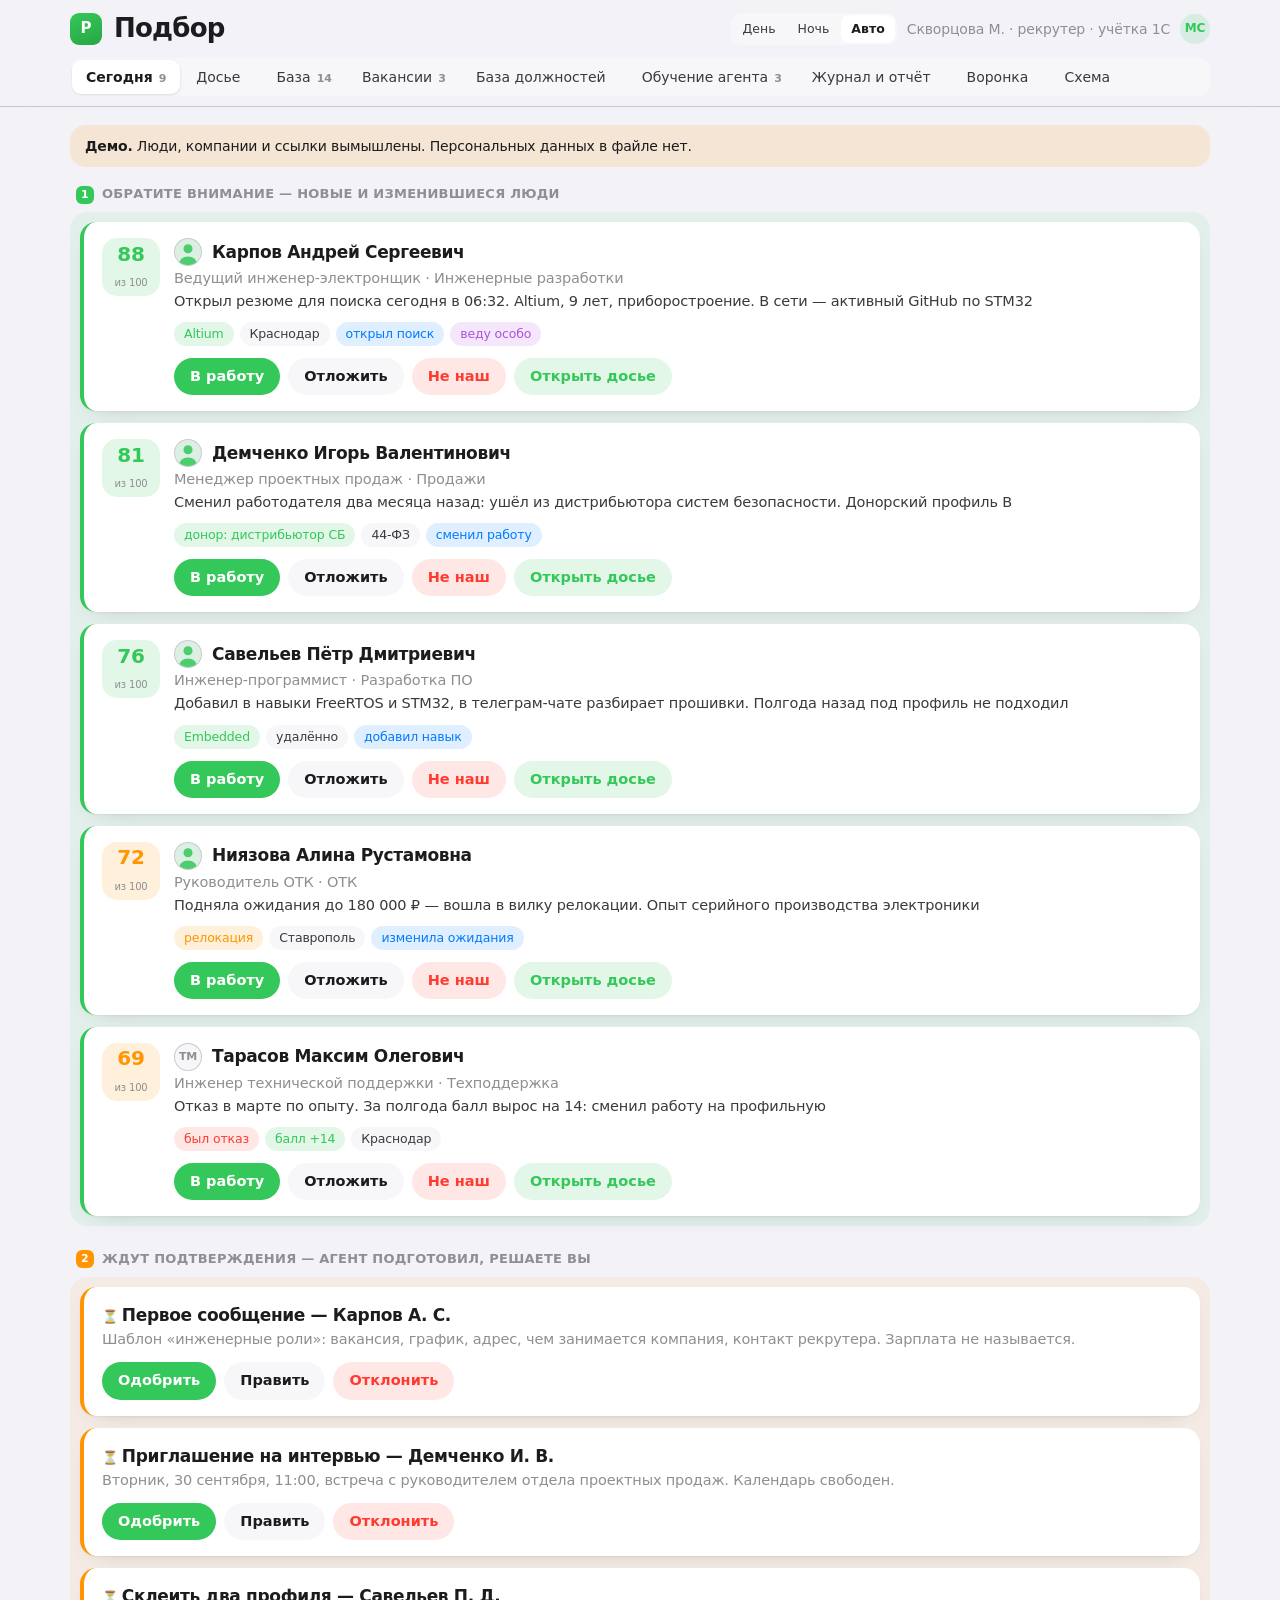
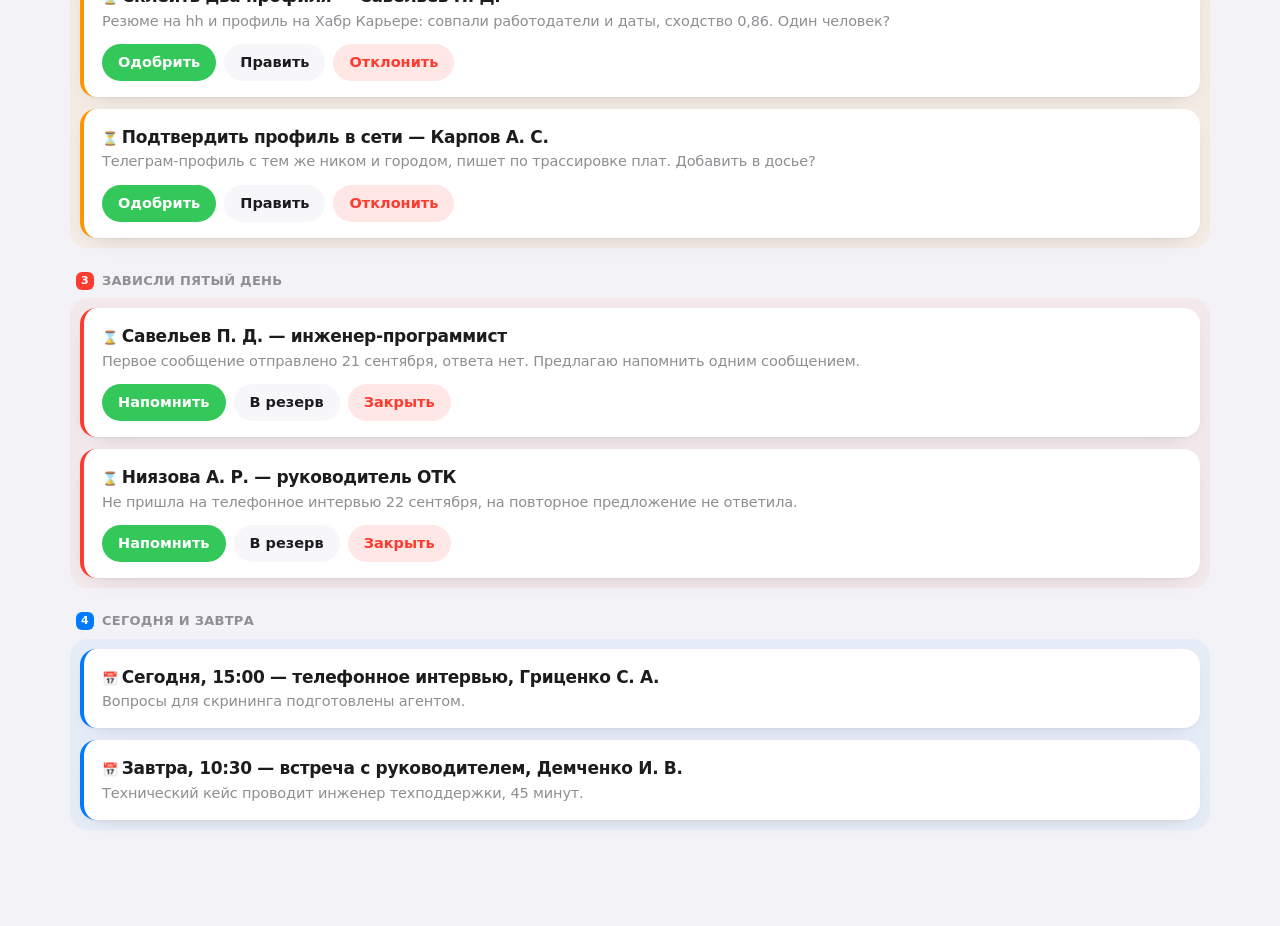
<file: Рабочее_место_рекрутера.html>
<!DOCTYPE html>
<html lang="ru">
<head>
<meta charset="utf-8">
<meta name="viewport" content="width=device-width, initial-scale=1">
<title>Подбор — рабочее место рекрутера</title>
<style>
/* ============================ оформление в духе iOS ============================ */
:root{
  --bg:#f2f2f7; --bg2:#ffffff; --card:#ffffff; --card2:#f7f7fa;
  --ink:#1c1c1e; --ink2:#3a3a3c; --muted:#8e8e93; --sep:rgba(60,60,67,.24);
  --green:#34c759; --green-tint:rgba(52,199,89,.14);
  --blue:#007aff; --blue-tint:rgba(0,122,255,.12);
  --orange:#ff9500; --orange-tint:rgba(255,149,0,.14);
  --red:#ff3b30; --red-tint:rgba(255,59,48,.12);
  --violet:#af52de; --violet-tint:rgba(175,82,222,.14);
  --r:16px; --rs:12px;
  --shadow:0 1px 2px rgba(0,0,0,.04), 0 8px 24px -16px rgba(0,0,0,.25);
}
@media (prefers-color-scheme: dark){
  :root:not([data-theme="light"]){
    --bg:#000000; --bg2:#0e0e10; --card:#1c1c1e; --card2:#2c2c2e;
    --ink:#f2f2f7; --ink2:#d1d1d6; --muted:#8e8e93; --sep:rgba(84,84,88,.6);
    --green:#30d158; --green-tint:rgba(48,209,88,.16);
    --blue:#0a84ff; --blue-tint:rgba(10,132,255,.18);
    --orange:#ff9f0a; --orange-tint:rgba(255,159,10,.18);
    --red:#ff453a; --red-tint:rgba(255,69,58,.18);
    --violet:#bf5af2; --violet-tint:rgba(191,90,242,.18);
    --shadow:none;
  }
}
:root[data-theme="dark"]{
  --bg:#000000; --bg2:#0e0e10; --card:#1c1c1e; --card2:#2c2c2e;
  --ink:#f2f2f7; --ink2:#d1d1d6; --muted:#8e8e93; --sep:rgba(84,84,88,.6);
  --green:#30d158; --green-tint:rgba(48,209,88,.16); --blue:#0a84ff; --blue-tint:rgba(10,132,255,.18);
  --orange:#ff9f0a; --orange-tint:rgba(255,159,10,.18); --red:#ff453a; --red-tint:rgba(255,69,58,.18);
  --violet:#bf5af2; --violet-tint:rgba(191,90,242,.18); --shadow:none;
}
*{box-sizing:border-box;-webkit-tap-highlight-color:transparent}
html,body{margin:0;padding:0}
body{background:var(--bg);color:var(--ink);
  font:16px/1.45 -apple-system,"SF Pro Text","SF Pro Display",system-ui,"Segoe UI",Roboto,sans-serif;
  letter-spacing:-.01em;-webkit-font-smoothing:antialiased}

/* --------------------------------- шапка --------------------------------- */
.nav{position:sticky;top:0;z-index:30;background:color-mix(in srgb,var(--bg) 82%, transparent);
  backdrop-filter:saturate(180%) blur(20px);border-bottom:.5px solid var(--sep)}
.navin{max-width:1180px;margin:0 auto;padding:10px 20px 0}
.navtop{display:flex;align-items:center;gap:12px}
.mark{width:32px;height:32px;border-radius:9px;background:linear-gradient(160deg,var(--green),#28a745);
  color:#fff;display:grid;place-items:center;font-weight:700;font-size:15px;flex:none}
.h1{font-size:26px;font-weight:700;letter-spacing:-.03em;margin:0}
.navtop .right{margin-left:auto;display:flex;align-items:center;gap:10px;color:var(--muted);font-size:14px}
.ava{width:30px;height:30px;border-radius:50%;background:var(--green-tint);color:var(--green);
  display:grid;place-items:center;font-size:12px;font-weight:700}
.seg{display:flex;gap:2px;margin:10px 0 10px;padding:2px;background:var(--card2);border-radius:11px;
  overflow-x:auto;scrollbar-width:none}
.seg::-webkit-scrollbar{display:none}
.seg button{font:inherit;font-size:14px;font-weight:500;border:0;background:transparent;color:var(--ink2);
  padding:7px 14px;border-radius:9px;cursor:pointer;white-space:nowrap;transition:.18s}
.seg button.on{background:var(--card);color:var(--ink);font-weight:600;box-shadow:0 1px 3px rgba(0,0,0,.12)}
.seg .badge{display:inline-block;margin-left:6px;font-size:11px;font-weight:700;color:var(--muted)}

main{max-width:1180px;margin:0 auto;padding:18px 20px 90px}
.note{background:var(--orange-tint);color:var(--ink);border-radius:var(--r);padding:11px 15px;
  font-size:14px;margin-bottom:18px}
.sechead{font-size:13px;font-weight:600;letter-spacing:.02em;text-transform:uppercase;color:var(--muted);
  margin:24px 6px 8px}
.sechead:first-child{margin-top:0}
.stack{display:flex;flex-direction:column;gap:12px}

/* --------------------------------- карточки --------------------------------- */
.card{background:var(--card);border-radius:var(--r);padding:16px 18px;box-shadow:var(--shadow)}
.card.inset{background:var(--card2);box-shadow:none}
.row{display:flex;gap:14px;align-items:flex-start}
.grow{flex:1 1 300px;min-width:0}
.t1{font-size:17px;font-weight:650;letter-spacing:-.02em}
.t2{font-size:14.5px;color:var(--muted);margin-top:2px}
.badge-score{flex:none;width:58px;height:58px;border-radius:15px;display:grid;place-items:center;
  background:var(--green-tint);color:var(--green);text-align:center}
.badge-score b{display:block;font-size:20px;font-weight:700;line-height:1.05}
.badge-score span{font-size:10px;color:var(--muted)}
.badge-score.mid{background:var(--orange-tint);color:var(--orange)}
.chips{display:flex;gap:6px;flex-wrap:wrap;margin-top:10px}
.chip{font-size:12.5px;padding:3px 10px;border-radius:999px;background:var(--card2);color:var(--ink2)}
.chip.g{background:var(--green-tint);color:var(--green)}
.chip.b{background:var(--blue-tint);color:var(--blue)}
.chip.o{background:var(--orange-tint);color:var(--orange)}
.chip.r{background:var(--red-tint);color:var(--red)}
.chip.v{background:var(--violet-tint);color:var(--violet)}

/* --------------------------------- кнопки --------------------------------- */
.btns{display:flex;gap:8px;flex-wrap:wrap;margin-top:12px}
button.b{font:inherit;font-size:14.5px;font-weight:550;padding:8px 16px;border-radius:999px;border:0;
  background:var(--card2);color:var(--ink);cursor:pointer;transition:.15s}
button.b:hover{filter:brightness(1.06)}
button.b:active{transform:scale(.97)}
button.b.fill{background:var(--green);color:#fff}
button.b.blue{background:var(--blue);color:#fff}
button.b.tint{background:var(--green-tint);color:var(--green)}
button.b.danger{background:var(--red-tint);color:var(--red)}
button.b:disabled{opacity:.4;cursor:default}
.link{color:var(--blue);cursor:pointer}

/* --------------------------------- списки --------------------------------- */
.list{background:var(--card);border-radius:var(--r);overflow:hidden;box-shadow:var(--shadow)}
.li{display:flex;align-items:center;gap:12px;padding:13px 18px;border-bottom:.5px solid var(--sep);cursor:pointer}
.li:last-child{border-bottom:0}
.li:hover{background:var(--card2)}
.li .chev{margin-left:auto;color:var(--muted);font-size:18px}
.li .sub{font-size:13.5px;color:var(--muted)}

/* --------------------------------- таблица --------------------------------- */
.tools{display:flex;gap:10px;align-items:center;flex-wrap:wrap;margin-bottom:12px}
.search{flex:1 1 260px;font:inherit;font-size:15px;padding:10px 14px;border:0;border-radius:11px;
  background:var(--card);color:var(--ink);box-shadow:var(--shadow)}
.tablewrap{background:var(--card);border-radius:var(--r);box-shadow:var(--shadow);overflow:auto}
table{width:100%;border-collapse:separate;border-spacing:0;font-size:14px}
th,td{text-align:left;padding:10px 14px;border-bottom:.5px solid var(--sep)}
thead th{position:sticky;top:0;z-index:2;background:var(--card);font-size:12.5px;color:var(--muted);
  font-weight:600;cursor:pointer;white-space:nowrap;user-select:none}
thead th .dir{opacity:.4;font-size:11px}
thead th.sorted{color:var(--green)}
thead th.sorted .dir{opacity:1}
thead tr.filters th{top:40px;padding:6px 10px;cursor:default}
thead tr.filters input,thead tr.filters select{width:100%;font:inherit;font-size:13px;padding:6px 9px;
  border:0;border-radius:9px;background:var(--card2);color:var(--ink)}
tbody tr:hover{background:var(--card2)}
td.name{font-weight:600}
td.name .link{color:var(--ink)}
td.name .link:hover{color:var(--blue)}
.pill{font-size:12.5px;padding:3px 10px;border-radius:999px;background:var(--card2);color:var(--muted);white-space:nowrap}
.pill.obs{background:var(--blue-tint);color:var(--blue)}
.pill.watch{background:var(--violet-tint);color:var(--violet)}
.pill.cand{background:var(--green-tint);color:var(--green)}
.num{font-variant-numeric:tabular-nums;font-weight:600}

/* --------------------------------- блоки экрана «Сегодня» --------------------------------- */
/* у каждого блока своя заливка, своя полоса слева и свой значок в заголовке,
   чтобы взглядом было видно, где кончился один список и начался другой */
.sechead{display:flex;align-items:center;gap:8px}
.sechead .dot{width:18px;height:18px;border-radius:6px;display:grid;place-items:center;font-size:11px;color:#fff}
.zone{border-radius:18px;padding:10px;margin-bottom:6px}
.zone.z1{background:color-mix(in srgb,var(--green-tint) 55%, transparent)}
.zone.z2{background:color-mix(in srgb,var(--orange-tint) 55%, transparent)}
.zone.z3{background:color-mix(in srgb,var(--red-tint) 45%, transparent)}
.zone.z4{background:color-mix(in srgb,var(--blue-tint) 45%, transparent)}
.zone .card{border-left:4px solid transparent}
.zone.z1 .card{border-left-color:var(--green)}
.zone.z2 .card{border-left-color:var(--orange)}
.zone.z3 .card{border-left-color:var(--red)}
.zone.z4 .card{border-left-color:var(--blue)}
.zone.z2 .card .t1::before{content:"⏳ ";font-size:13px}
.zone.z3 .card .t1::before{content:"⌛ ";font-size:13px}
.zone.z4 .card .t1::before{content:"📅 ";font-size:13px}

/* --------------------------------- фото и аватары --------------------------------- */
.face{width:44px;height:44px;border-radius:50%;flex:none;display:grid;place-items:center;overflow:hidden;
  background:var(--card2);color:var(--muted);font-size:14px;font-weight:700;border:1px solid var(--sep)}
.face svg{width:100%;height:100%}
.face.sm{width:28px;height:28px;font-size:11px}
.namewrap{display:flex;align-items:center;gap:10px}

/* --------------------------------- переключатель темы --------------------------------- */
.theme{display:flex;gap:2px;padding:2px;background:var(--card2);border-radius:10px}
.theme button{font:inherit;font-size:12.5px;border:0;background:transparent;color:var(--ink2);
  padding:5px 10px;border-radius:8px;cursor:pointer}
.theme button.on{background:var(--card);color:var(--ink);font-weight:600}

/* --------------------------------- форма профиля должности --------------------------------- */
.form{display:grid;gap:12px}
.field label{display:block;font-size:12.5px;color:var(--muted);margin-bottom:5px}
.field input,.field textarea,.field select{width:100%;font:inherit;font-size:14.5px;padding:10px 12px;border:0;
  border-radius:12px;background:var(--card2);color:var(--ink);resize:vertical}
.field textarea{min-height:68px}
.two{display:grid;grid-template-columns:1fr 1fr;gap:12px}
@media (max-width:720px){.two{grid-template-columns:1fr}}
.fileline{display:flex;align-items:center;gap:12px;flex-wrap:wrap;background:var(--card2);border-radius:12px;padding:11px 13px}
.fileline .ic{width:30px;height:30px;border-radius:9px;background:var(--blue);color:#fff;display:grid;place-items:center;
  font-size:11px;font-weight:700;flex:none}

/* --------------------------------- воронка по вертикали --------------------------------- */
.stage{background:var(--card);border-radius:var(--r);padding:14px 18px;margin-bottom:10px;box-shadow:var(--shadow);
  position:relative;overflow:hidden}
.stage::before{content:"";position:absolute;left:0;top:0;bottom:0;width:4px;background:var(--green);opacity:.85}
.stage.empty::before{background:var(--sep)}
.stage .top{display:flex;align-items:center;gap:12px;flex-wrap:wrap}
.stage .nm{font-size:16px;font-weight:650}
.stage .cnt{font-size:13px;color:var(--muted)}
.stage .meter{flex:1 1 180px;height:6px;border-radius:999px;background:var(--card2);overflow:hidden;min-width:120px}
.stage .meter i{display:block;height:100%;border-radius:999px;background:var(--green);opacity:.85}
.stage .days{font-size:12.5px;color:var(--muted);white-space:nowrap}
.stage .cards{display:flex;gap:8px;flex-wrap:wrap;margin-top:11px}
.mini{background:var(--card2);border-radius:12px;padding:9px 12px;font-size:13.5px;min-width:190px;cursor:pointer}
.mini:hover{background:var(--green-tint)}
.mini b{display:block;font-weight:600}
.mini span{color:var(--muted);font-size:12.5px}

/* --------------------------------- плашка активного фильтра --------------------------------- */
.filterbar{display:flex;align-items:center;gap:10px;background:var(--blue-tint);color:var(--blue);
  border-radius:12px;padding:9px 14px;margin-bottom:12px;font-size:14px}
.filterbar button{font:inherit;font-size:13.5px;border:0;background:transparent;color:var(--blue);
  cursor:pointer;margin-left:auto;font-weight:600}

/* --------------------------------- две колонки --------------------------------- */
.split{display:grid;grid-template-columns:1fr 1fr;gap:14px}
@media (max-width:920px){.split{grid-template-columns:1fr}}
.kv{width:100%;font-size:14.5px}
.kv td{border:0;padding:5px 0;vertical-align:top}
.kv td:first-child{color:var(--muted);width:42%}
.feat{margin-bottom:12px}
.feat .lbl{display:flex;justify-content:space-between;gap:10px;font-size:14px;margin-bottom:5px}
.bar{height:6px;background:var(--card2);border-radius:999px;overflow:hidden}
.bar i{display:block;height:100%;border-radius:999px;background:var(--green)}
.bar.low i{background:var(--orange)}
.tl{border-left:2px solid var(--sep);margin-left:6px;padding-left:16px}
.tl .ev{margin-bottom:13px;position:relative;font-size:14px}
.tl .ev::before{content:"";position:absolute;left:-21px;top:6px;width:8px;height:8px;border-radius:50%;
  background:var(--green);box-shadow:0 0 0 3px var(--green-tint)}
.tl .ev time{display:block;color:var(--muted);font-size:12.5px}
.soc{display:flex;gap:11px;align-items:flex-start;padding:11px 12px;border-radius:12px;background:var(--card2);margin-bottom:8px}
.soc .ico{width:28px;height:28px;border-radius:9px;display:grid;place-items:center;font-size:11px;
  font-weight:700;color:#fff;flex:none}
.soc .gh{background:#48484a}.soc .tg{background:#0a84ff}.soc .vk{background:#4a76a8}
.soc .ha{background:#5aa1c4}.soc .fo{background:#8e8e93}.soc .ok{background:#ee8208}
.soc .li{background:#0a66c2}.soc .fb{background:#5a6a85}.soc .ig{background:#9b5d8f}
.soc .x{background:#1c1c1e;border:1px solid var(--sep)}.soc .yt{background:#c4302b}.soc .dz{background:#2b2b2b}

/* --------------------------------- чат --------------------------------- */
.chat{display:flex;flex-direction:column;gap:10px;max-height:460px;overflow-y:auto;padding-right:4px}
.msg{display:flex;gap:10px;align-items:flex-start}
.msg .who{width:34px;height:34px;border-radius:50%;flex:none;display:grid;place-items:center;
  font-size:12px;font-weight:700;background:var(--blue-tint);color:var(--blue)}
.msg.agent .who{background:var(--green-tint);color:var(--green)}
.bubble{background:var(--card2);border-radius:14px;padding:10px 13px;font-size:14.5px;max-width:78%}
.msg.agent .bubble{background:var(--green-tint)}
.bubble .meta{font-size:12px;color:var(--muted);margin-bottom:3px;display:flex;gap:8px;flex-wrap:wrap}
.composer{display:flex;flex-direction:column;gap:10px;margin-top:14px}
.composer textarea{width:100%;min-height:86px;font:inherit;font-size:15px;padding:12px 14px;border:0;
  border-radius:14px;background:var(--card2);color:var(--ink);resize:vertical}
.tagseg{display:flex;gap:2px;padding:2px;background:var(--card2);border-radius:11px;width:fit-content}
.tagseg button{font:inherit;font-size:13.5px;border:0;background:transparent;color:var(--ink2);
  padding:6px 13px;border-radius:9px;cursor:pointer}
.tagseg button.on{background:var(--card);color:var(--ink);font-weight:600}
.counter{font-size:13px;color:var(--muted)}
.counter.bad{color:var(--red)}

/* --------------------------------- модальное окно --------------------------------- */
.scrim{position:fixed;inset:0;background:rgba(0,0,0,.45);backdrop-filter:blur(3px);z-index:60;
  display:none;align-items:flex-end;justify-content:center}
.scrim.open{display:flex}
.sheet{background:var(--card);width:min(560px,100%);border-radius:20px 20px 0 0;padding:10px 20px 22px;
  max-height:88vh;overflow:auto;animation:up .24s ease-out}
@media (min-width:640px){.scrim{align-items:center}.sheet{border-radius:20px}}
@keyframes up{from{transform:translateY(24px);opacity:.4}to{transform:none;opacity:1}}
.grab{width:38px;height:5px;border-radius:3px;background:var(--sep);margin:0 auto 12px}
.sheet h3{font-size:19px;margin:0 0 4px;letter-spacing:-.02em}
.sheet .hint{font-size:14px;color:var(--muted);margin-bottom:12px}
.sheet textarea{width:100%;min-height:150px;font:inherit;font-size:15px;padding:12px 14px;border:0;
  border-radius:14px;background:var(--card2);color:var(--ink);resize:vertical}
.sheet .reasons{display:flex;gap:6px;flex-wrap:wrap;margin:10px 0}
.sheet .reasons button{font:inherit;font-size:13px;padding:6px 12px;border-radius:999px;border:0;
  background:var(--card2);color:var(--ink2);cursor:pointer}
.sheet .reasons button:hover{background:var(--blue-tint);color:var(--blue)}
.sheetfoot{display:flex;gap:10px;align-items:center;margin-top:14px}
.sheetfoot .counter{margin-right:auto}
.toast{position:fixed;left:50%;bottom:26px;transform:translateX(-50%);background:var(--card);
  color:var(--ink);padding:12px 18px;border-radius:14px;box-shadow:0 10px 30px rgba(0,0,0,.3);
  font-size:14.5px;z-index:70;opacity:0;pointer-events:none;transition:.25s}
.toast.show{opacity:1}
svg{width:100%;height:auto;display:block}
.hint{font-size:13.5px;color:var(--muted)}
.done{opacity:.5}

/* --------------------------------- печать досье в PDF --------------------------------- */
@media print{
  .nav,.note,.btns,.filterbar,.toast,.scrim,.tools{display:none !important}
  main{padding:0;max-width:none}
  body{background:#fff;color:#000}
  .card,.list{box-shadow:none;border:1px solid #ccc;break-inside:avoid}
  .split{grid-template-columns:1fr}
}
</style>
</head>
<body>

<div class="nav">
  <div class="navin">
    <div class="navtop">
      <div class="mark">Р</div>
      <h1 class="h1">Подбор</h1>
      <div class="right">
        <div class="theme" id="theme"></div>
        <span title="Вход по учётной записи из 1С">Скворцова М. · рекрутер · учётка 1С</span>
        <div class="ava">МС</div>
      </div>
    </div>
    <div class="seg" id="seg"></div>
  </div>
</div>

<main>
<div class="note"><b>Демо.</b> Люди, компании и ссылки вымышлены. Персональных данных в файле нет.</div>

<!-- ============================ СЕГОДНЯ ============================ -->
<section id="today">
  <div class="sechead"><span class="dot" style="background:var(--green)">1</span>Обратите внимание —
    новые и изменившиеся люди</div>
  <div class="zone z1"><div class="stack" id="alerts"></div></div>

  <div class="sechead"><span class="dot" style="background:var(--orange)">2</span>Ждут подтверждения —
    агент подготовил, решаете вы</div>
  <div class="zone z2"><div class="stack" id="approvals"></div></div>

  <div class="sechead"><span class="dot" style="background:var(--red)">3</span>Зависли пятый день</div>
  <div class="zone z3"><div class="stack" id="stalled"></div></div>

  <div class="sechead"><span class="dot" style="background:var(--blue)">4</span>Сегодня и завтра</div>
  <div class="zone z4"><div class="stack" id="agenda"></div></div>
</section>

<!-- ============================ ДОСЬЕ ============================ -->
<section id="person" hidden>
  <div id="dossier"></div>
</section>

<!-- ============================ БАЗА ============================ -->
<section id="base" hidden>
  <div id="vacbar"></div>
  <div class="tools">
    <input class="search" id="q" placeholder="Поиск по ФИО, должности, навыку, городу">
    <button class="b" onclick="resetFilters()">Сбросить</button>
    <span class="hint" id="found"></span>
  </div>
  <div class="tablewrap">
    <table><thead><tr id="head"></tr><tr class="filters" id="filters"></tr></thead><tbody id="rows"></tbody></table>
  </div>
  <p class="hint" style="margin:10px 6px">Щелчок по заголовку сортирует, повторный — в обратную сторону.
    Строка под заголовками фильтрует по значениям колонки, фильтры складываются. ФИО открывает досье этого человека.</p>
</section>

<!-- ============================ ВАКАНСИИ ============================ -->
<section id="vacancy" hidden>
  <div class="sechead">Открытые вакансии</div>
  <div class="stack" id="vacs"></div>
  <div class="sechead">Закрытые за последний месяц</div>
  <div class="stack" id="vacsclosed"></div>
  <div class="sechead">Откуда вакансия попадает в систему</div>
  <div class="split">
    <div class="card">
      <div class="t1">1. Рекрутер заводит сам</div>
      <div class="t2">Должность из базы должностей, число ставок, вилка, срок, нанимающий руководитель.
        Агент сразу показывает подходящих из накопленной базы.</div>
      <div class="btns"><button class="b fill" onclick="toast('Форма новой вакансии открыта')">Новая вакансия</button></div>
    </div>
    <div class="card">
      <div class="t1">2. Заявка руководителя — из 1С</div>
      <div class="t2">Заявки на подбор ведутся в 1С и приходят сюда выгрузкой: кто нужен, в какое подразделение,
        сколько ставок, к какому сроку, кто согласовал. Руками их в системе не заводят и не согласовывают —
        решение принимается в 1С, здесь видна только готовая потребность и дата согласования.
        Настройки обмена с 1С делаются отдельно.</div>
      <div class="btns"><button class="b" onclick="toast('Последняя выгрузка из 1С: сегодня 06:20, принято 2 заявки')">Обмен с 1С</button></div>
    </div>
  </div>
  <div class="card" style="margin-top:14px">
    <div class="t1">3. Публикация на hh подхватывается сама</div>
    <div class="t2">Опубликованную компанией вакансию агент заводит сам, с пометкой «из публикации», вместе с откликами.
      Закрытый поиск по непубличным позициям так не заводится — для него первые два пути.</div>
  </div>
</section>

<!-- ============================ БАЗА ДОЛЖНОСТЕЙ ============================ -->
<section id="profiles" hidden>
  <div class="card">
    <div class="t1">База должностей: 83 карточки</div>
    <div class="t2">Справочник всех должностей компании и портретов поиска по каждой. Ведётся постоянно:
      новая должность заводится карточкой, изменившаяся правится. Портрет любой должности правит любой
      рекрутер; сохранение создаёт новую версию с вашим именем и уходит руководителю подбора на утверждение,
      до утверждения выдача считается по прежней версии.</div>
    <div class="btns">
      <button class="b fill" onclick="toast('Создана карточка новой должности, черновик профиля собран из ДИ')">Новая должность</button>
      <button class="b" onclick="go('logs')">Журнал изменений</button>
      <button class="b tint" onclick="toast('Настройка: утверждение профилей — руководитель подбора')">Кто утверждает</button>
    </div>
  </div>
  <div class="tools" style="margin-top:14px">
    <input class="search" id="pq" placeholder="Поиск должности: электронщик, ОТК, продажи, бухгалтер…">
    <select id="pdept" class="search" style="flex:0 0 240px"></select>
    <span class="hint" id="pfound"></span>
  </div>
  <div class="list" id="proflist"></div>
  <div id="profedit" style="margin-top:14px"></div>
</section>

<!-- ============================ ЖУРНАЛ И ОТЧЁТ ============================ -->
<section id="logs" hidden>
  <div class="card" style="margin-bottom:14px">
    <div class="t1">Доступ и учётные записи</div>
    <div class="t2">Система стоит на арендованном хостинге Timeweb. Вход — по учётным записям из 1С:
      логины и подразделения приходят выгрузкой, отдельных паролей для рабочего места не заводится.
      Сотрудник уволен в 1С — доступ закрывается при ближайшей выгрузке.</div>
    <table class="kv" style="margin-top:10px">
      <tr><td>Рекрутер</td><td>своя очередь, база, досье, вакансии, правка портретов должностей (на утверждение), чат обучения</td></tr>
      <tr><td>Руководитель отдела персонала</td><td>всё то же плюс: утверждение версий профилей, решения по недельной сводке, пороги и веса, журнал изменений и отчёты, управление доступом</td></tr>
      <tr><td>Нанимающий руководитель</td><td>свои вакансии и кандидаты по ним, без общей базы</td></tr>
      <tr><td>Директор</td><td>чтение всего, отчёты и журнал изменений</td></tr>
    </table>
  </div>
  <div class="card">
    <div class="t1">Журнал изменений системы</div>
    <div class="t2">Пишется всё, что меняет поведение агента: правки профилей должностей, пороги и веса,
      настройки источников, решения по недельной сводке, изменения прав. У каждой записи — автор, время,
      что было и что стало.</div>
    <div class="btns">
      <button class="b fill" onclick="toast('Отчёт за неделю сформирован и отправлен')">Сформировать отчёт сейчас</button>
      <button class="b" onclick="toast('Получатели: руководитель отдела персонала, директор')">Получатели</button>
    </div>
    <div class="t2" style="margin-top:10px">Раз в неделю, по пятницам в 17:00, журнал уходит письмом на личную
      почту руководителя отдела персонала и директора: что изменилось в профилях, в настройках агентов и в
      системе, кто это сделал и на каком основании.</div>
  </div>
  <div class="sechead">Последние записи</div>
  <div class="list" id="loglist"></div>
</section>

<!-- ============================ ОБУЧЕНИЕ АГЕНТА ============================ -->
<section id="learn" hidden>
  <div class="split">
    <div>
      <div class="sechead">Чат обучения агента</div>
      <div class="card">
        <div class="t2" style="margin-bottom:12px">Сюда рекрутеры пишут замечания, рекомендации и критику.
          Агент накапливает всё, что вы написали, ищет повторяющееся и раз в неделю присылает руководителю
          отдела персонала сводку с предложениями и анкетой. Решение принимает руководитель, после этого
          изменение попадает в работу системы.</div>
        <div class="chat" id="chat"></div>
        <div class="composer">
          <div class="tagseg" id="tagseg"></div>
          <textarea id="msg" placeholder="Например: в выдачу по продажам третий день попадают люди из розницы. Ожидал, что стоп-фактор «нет опыта B2B» их отсечёт. Карточки К-411, К-415."></textarea>
          <div style="display:flex;align-items:center;gap:10px">
            <span class="counter" id="msgcount"></span>
            <button class="b fill" id="send" style="margin-left:auto" onclick="sendMsg()">Отправить агенту</button>
          </div>
        </div>
      </div>
    </div>
    <div>
      <div class="sechead">Сводка для руководителя отдела персонала</div>
      <div class="card">
        <div class="t1">Неделя 22–26 сентября</div>
        <div class="t2">Собрано 14 сообщений от четырёх рекрутеров. Агент сгруппировал их и предлагает три
          изменения. По каждому — вопрос анкеты и решение руководителя.</div>
        <div id="digest" style="margin-top:14px"></div>
        <div class="btns">
          <button class="b fill" onclick="applyDigest()">Внедрить принятые решения</button>
          <button class="b" onclick="toast('Сводка отправлена на почту руководителя')">Отправить на почту</button>
        </div>
        <div class="hint" id="digestout" style="margin-top:10px"></div>
      </div>
      <div class="sechead">Что уже внедрено</div>
      <div class="list" id="applied"></div>
    </div>
  </div>
</section>

<!-- ============================ ВОРОНКА ============================ -->
<section id="funnel" hidden>
  <div class="card" style="margin-bottom:14px">
    <div class="row">
      <div class="grow">
        <div class="t1">Ведущий инженер-электронщик</div>
        <div class="t2">Открыта 18 дней из 45 · 1 ставка · в работе 8 человек · источник: завёл рекрутер</div>
      </div>
      <div class="btns" style="margin:0">
        <button class="b tint" onclick="showMatching('v1')">Показать подходящих</button>
        <button class="b" onclick="toast('Выбор вакансии: доступны три открытые')">Другая вакансия</button>
      </div>
    </div>
  </div>
  <div id="board"></div>
  <p class="hint" style="margin:10px 6px">Этапы идут сверху вниз, ширина полосы — доля людей на этапе.
    Карточку можно перетащить на соседний этап; каждое перемещение пишется в историю статусов
    с автором и временем.</p>
</section>

<!-- ============================ СХЕМА ============================ -->
<section id="arch" hidden>
  <div class="card">
    <div class="t1" style="margin-bottom:12px">Путь данных: от площадки до рекрутера</div>
    <svg viewBox="0 0 980 560" xmlns="http://www.w3.org/2000/svg" role="img" aria-label="Схема работы агента подбора">
      <defs><marker id="ar" markerWidth="9" markerHeight="9" refX="8" refY="3" orient="auto">
        <path d="M0,0 L8,3 L0,6 z" fill="currentColor"/></marker></defs>
      <g fill="none" stroke="currentColor" stroke-width="1.6" color="var(--muted)">
        <line x1="240" y1="86" x2="252" y2="86" marker-end="url(#ar)"/>
        <line x1="480" y1="86" x2="492" y2="86" marker-end="url(#ar)"/>
        <line x1="720" y1="86" x2="732" y2="86" marker-end="url(#ar)"/>
        <path d="M850,128 L850,152 L170,152 L170,198" marker-end="url(#ar)"/>
        <line x1="320" y1="240" x2="352" y2="240" marker-end="url(#ar)"/>
        <line x1="640" y1="240" x2="672" y2="240" marker-end="url(#ar)"/>
        <path d="M816,282 L816,330 L490,330 L490,356" marker-end="url(#ar)"/>
      </g>
      <g font-size="13" font-family="-apple-system, system-ui, Segoe UI, Roboto, Arial" fill="var(--ink)">
        <rect x="20" y="46" width="220" height="82" rx="14" fill="var(--card2)" stroke="var(--sep)"/>
        <text x="32" y="68" font-weight="650">Источники</text>
        <text x="32" y="88" fill="var(--muted)">hh API · Работа России</text>
        <text x="32" y="106" fill="var(--muted)">Авито · Хабр · соцсети</text>
        <rect x="260" y="46" width="220" height="82" rx="14" fill="var(--green-tint)" stroke="var(--sep)"/>
        <text x="272" y="68" font-weight="650">1. Сбор, 06:30</text>
        <text x="272" y="88" fill="var(--muted)">обход по профилям ролей</text>
        <text x="272" y="106" fill="var(--muted)">ответ сохраняется целиком</text>
        <rect x="500" y="46" width="220" height="82" rx="14" fill="var(--green-tint)" stroke="var(--sep)"/>
        <text x="512" y="68" font-weight="650">2. Сшивка досье</text>
        <text x="512" y="88" fill="var(--muted)">резюме + соцсети + дубли</text>
        <text x="512" y="106" fill="var(--muted)">один человек — одна карточка</text>
        <rect x="740" y="46" width="220" height="82" rx="14" fill="var(--green-tint)" stroke="var(--sep)"/>
        <text x="752" y="68" font-weight="650">3. Монитор изменений</text>
        <text x="752" y="88" fill="var(--muted)">версии, диффы, события</text>
        <text x="752" y="106" fill="var(--muted)">сменил работу, открыл поиск</text>
        <rect x="20" y="198" width="300" height="84" rx="14" fill="var(--green-tint)" stroke="var(--sep)"/>
        <text x="32" y="222" font-weight="650">4. Оценка по 83 профилям</text>
        <text x="32" y="242" fill="var(--muted)">балл ≥ 60 — карточка остаётся</text>
        <text x="32" y="260" fill="var(--muted)">в базе и наблюдается дальше</text>
        <text x="32" y="276" fill="var(--muted)">профили правят рекрутеры</text>
        <rect x="352" y="198" width="288" height="84" rx="14" fill="var(--green-tint)" stroke="var(--sep)"/>
        <text x="364" y="222" font-weight="650">5. Очередь предложений</text>
        <text x="364" y="242" fill="var(--muted)">письмо, приглашение,</text>
        <text x="364" y="260" fill="var(--muted)">напоминание, склейка дубля —</text>
        <text x="364" y="276" fill="var(--muted)">каждое ждёт подтверждения</text>
        <rect x="672" y="198" width="288" height="84" rx="14" fill="var(--card2)" stroke="var(--sep)"/>
        <text x="684" y="222" font-weight="650">6. Рекрутер</text>
        <text x="684" y="242" fill="var(--muted)">дайджест 08:30, экран</text>
        <text x="684" y="260" fill="var(--muted)">«Сегодня», решение —</text>
        <text x="684" y="276" fill="var(--muted)">всегда за человеком</text>
        <rect x="200" y="356" width="580" height="86" rx="14" fill="var(--violet-tint)" stroke="var(--sep)"/>
        <text x="216" y="380" font-weight="650">7. Контур обучения</text>
        <text x="216" y="400" fill="var(--muted)">чат рекрутеров · причины отказов · правки писем →</text>
        <text x="216" y="418" fill="var(--muted)">недельная сводка и анкета руководителю отдела персонала →</text>
        <text x="216" y="434" fill="var(--muted)">его решение меняет пороги, веса и профили</text>
        <rect x="20" y="462" width="940" height="76" rx="14" fill="var(--card)" stroke="var(--green)" stroke-dasharray="5 4"/>
        <text x="34" y="486" font-weight="650">База на сервере компании — две зоны</text>
        <text x="34" y="506" fill="var(--muted)">наблюдение: профили с площадок, соцсети, версии резюме, события, оценки — без контактов</text>
        <text x="34" y="526" fill="var(--muted)">кандидат: ФИО, контакты, файл резюме, основание обработки, история статусов, журнал доступа</text>
      </g>
    </svg>
  </div>
</section>
</main>

<!-- ============================ модальное окно решения ============================ -->
<div class="scrim" id="scrim" onclick="if(event.target===this) closeSheet()">
  <div class="sheet" role="dialog" aria-modal="true">
    <div class="grab"></div>
    <h3 id="sheetTitle">Решение по кандидату</h3>
    <div class="hint" id="sheetHint"></div>
    <div class="reasons" id="sheetReasons"></div>
    <textarea id="sheetText" placeholder="Что именно не подошло, на что смотрели, что стоит учесть агенту в следующий раз. Чем конкретнее, тем быстрее агент перестанет носить таких же."></textarea>
    <div class="sheetfoot">
      <span class="counter bad" id="sheetCount">0 из 200 символов</span>
      <button class="b" onclick="closeSheet()">Отмена</button>
      <button class="b fill" id="sheetSave" disabled onclick="saveSheet()">Сохранить решение</button>
    </div>
  </div>
</div>
<div class="scrim" id="scrim2" onclick="if(event.target===this) closeExport()">
  <div class="sheet" role="dialog" aria-modal="true" style="max-width:420px">
    <div class="grab"></div>
    <h3>Выгрузить досье</h3>
    <div class="hint"><span id="exportName"></span> — полное досье из базы знаний: резюме, оценка,
      профили в сети, хронология изменений. Выберите формат.</div>
    <div class="btns">
      <button class="b blue" onclick="exportWord()">Word (.doc)</button>
      <button class="b fill" onclick="exportPdf()">PDF через печать</button>
      <button class="b" onclick="closeExport()">Отмена</button>
    </div>
    <div class="hint" style="margin-top:10px">Каждая выгрузка пишется в журнал доступа: кто, когда и по кому.</div>
  </div>
</div>
<div class="scrim" id="scrim3" onclick="if(event.target===this) closeInfo()">
  <div class="sheet" role="dialog" aria-modal="true" style="max-width:520px">
    <div class="grab"></div>
    <h3 id="infoTitle"></h3>
    <div class="hint" id="infoHint"></div>
    <div class="list" id="infoList" style="margin-top:12px;box-shadow:none"></div>
    <div class="btns" id="infoBtns"></div>
  </div>
</div>
<div class="toast" id="toast"></div>

<script>
/* ============================ данные ============================ */
const TABS = [
  ["today","Сегодня"], ["person","Досье"], ["base","База"], ["vacancy","Вакансии"],
  ["profiles","База должностей"], ["learn","Обучение агента"], ["logs","Журнал и отчёт"],
  ["funnel","Воронка"], ["arch","Схема"]
];

const PEOPLE = [
  {id:"p1042", fio:"Карпов Андрей Сергеевич", city:"Краснодар", role:"Ведущий инженер-электронщик",
   dept:"Инженерные разработки", score:88, state:"веду особо", src:"hh.ru", upd:"26.09 · открыл поиск",
   why:"Открыл резюме для поиска сегодня в 06:32. Altium, 9 лет, приборостроение. В сети — активный GitHub по STM32",
   chips:[["g","Altium"],["","Краснодар"],["b","открыл поиск"],["v","веду особо"]],
   resume:{pos:"Инженер-электронщик, ведущий", geo:"Краснодар, переезд не требуется", exp:"9 лет 4 месяца, три места",
     last:"приборостроительный завод, 4 года 2 месяца", tools:"Altium Designer, OrCAD, ЭМС, многослойные платы",
     edu:"высшее техническое, радиотехника", want:"190 000 ₽ на руки", src:"hh.ru, найден по API 26.09 в 06:32"},
   feats:[["Опыт по профилю, 9 лет",18,20],["Инструменты: Altium, трассировка",20,20],["Отрасль: приборостроение",15,15],
     ["Держится на месте в среднем 3 года",14,15],["География: Краснодар",10,10],["Ожидания против вилки",7,10],
     ["Вывод изделия в серию — не подтверждён",4,10]],
   gap:"Нет подтверждённого опыта вывода изделия в серию и работы с контрактным производством. Это вопросы на первый разговор, а не повод отказать.",
   events:[["26 сентября, 06:32","Открыл резюме для поиска работы"],["14 сентября","Добавил навыки: трассировка многослойных плат, ЭМС"],
     ["2 августа","Поднял ожидания со 165 000 до 190 000 ₽"],["3 марта","Попал в поле зрения агента, балл был 71"]],
   soc:[["gh","GitHub","14 репозиториев, последний коммит 12 дней назад, STM32 и датчики","подтверждено"],
     ["tg","Telegram, чат электронщиков","Отвечает по трассировке и ЭМС","вероятно"],
     ["vk","ВКонтакте","Открытый профиль, публикации с производства","подтверждено"],
     ["ha","Хабр Карьера","Профиль обновлён в августе, тот же стек","подтверждено"]]},

  {id:"p380", fio:"Демченко Игорь Валентинович", city:"Ростов-на-Дону", role:"Менеджер проектных продаж",
   dept:"Продажи", score:81, state:"наблюдение", src:"hh.ru", upd:"24.09 · сменил работу",
   why:"Сменил работодателя два месяца назад: ушёл из дистрибьютора систем безопасности. Донорский профиль B",
   chips:[["g","донор: дистрибьютор СБ"],["","44-ФЗ"],["b","сменил работу"]],
   resume:{pos:"Менеджер проектных продаж", geo:"Ростов-на-Дону, переезд обсуждается", exp:"7 лет, два места",
     last:"дистрибьютор систем безопасности, 4 года", tools:"проектные продажи, 44-ФЗ и 223-ФЗ, регистрация проектов, CRM",
     edu:"высшее техническое", want:"140 000 ₽ оклад плюс бонус", src:"hh.ru, найден по API 24.09"},
   feats:[["Отрасль-донор: дистрибьютор СБ",20,20],["Длинный цикл сделки, проектные продажи",17,20],
     ["Опыт 44-ФЗ и 223-ФЗ",13,15],["Работа с несколькими ЛПР",12,15],["География: переезд обсуждается",6,10],
     ["Ожидания против вилки",8,10],["Дисциплина в CRM — не подтверждена",5,10]],
   gap:"Не видно, как защищал цену и работал ли с проектировщиками. Спросить про самую длинную сделку и кто был реальным ЛПР.",
   events:[["24 сентября","Сменил работодателя: перешёл в интегратора"],["11 сентября","Обновил резюме целиком"],
     ["6 мая","Попал в поле зрения агента, балл был 74"]],
   soc:[["tg","Telegram, чат проектировщиков СБ","Задаёт вопросы по совместимости оборудования","вероятно"],
     ["vk","ВКонтакте","Открытый профиль, отраслевые репосты","подтверждено"]]},

  {id:"p355", fio:"Савельев Пётр Дмитриевич", city:"удалённо", role:"Инженер-программист",
   dept:"Разработка ПО", score:76, state:"кандидат", src:"Хабр Карьера", upd:"22.09 · добавил навык",
   why:"Добавил в навыки FreeRTOS и STM32, в телеграм-чате разбирает прошивки. Полгода назад под профиль не подходил",
   chips:[["g","Embedded"],["","удалённо"],["b","добавил навык"]],
   resume:{pos:"Инженер-программист, встраиваемые системы", geo:"удалённо, Самара", exp:"6 лет",
     last:"разработчик прошивок, 3 года", tools:"C, C++, FreeRTOS, STM32, Zephyr, Git",
     edu:"высшее, вычислительная техника", want:"210 000 ₽", src:"Хабр Карьера, суточный доступ 22.09"},
   feats:[["Embedded: C, C++, RTOS",19,20],["Опыт по профилю, 6 лет",15,20],["Работа с железом и отладкой",12,15],
     ["Открытый код и активность",11,15],["География: удалённо",8,10],["Ожидания против вилки",6,10],
     ["Опыт в серийном изделии — не подтверждён",5,10]],
   gap:"Не ясно, работал ли в серийных изделиях и с сертификацией. Спросить про самый крупный проект в производстве.",
   events:[["22 сентября","Добавил в навыки FreeRTOS и STM32"],["15 августа","Новый репозиторий с драйверами датчиков"],
     ["2 апреля","Попал в поле зрения агента, балл был 64"]],
   soc:[["gh","GitHub","23 репозитория, коммиты каждую неделю","подтверждено"],
     ["tg","Telegram, embedded-чат","Разбирает чужие прошивки, отвечает новичкам","подтверждено"],
     ["ha","Хабр Карьера","Профиль и две статьи про RTOS","подтверждено"]]},

  {id:"p512", fio:"Ниязова Алина Рустамовна", city:"Ставрополь", role:"Руководитель ОТК", dept:"ОТК",
   score:72, band:"mid", state:"наблюдение", src:"hh.ru", upd:"21.09 · ожидания",
   why:"Подняла ожидания до 180 000 ₽ — вошла в вилку релокации. Опыт серийного производства электроники",
   chips:[["o","релокация"],["","Ставрополь"],["b","изменила ожидания"]],
   resume:{pos:"Руководитель ОТК", geo:"Ставрополь, готова к переезду", exp:"11 лет, два предприятия",
     last:"завод электронных компонентов, 6 лет", tools:"AQL, входной контроль, ПСИ, 8D, ISO 9001",
     edu:"высшее техническое, метрология", want:"180 000 ₽", src:"hh.ru, найдена по API 21.09"},
   feats:[["Опыт ОТК в электронике",18,20],["Серийное производство",15,20],["Методики: AQL, 8D, ПСИ",14,15],
     ["Управление людьми",11,15],["География: релокация",5,10],["Ожидания против вилки",6,10],
     ["Опыт постановки изделия на производство",3,10]],
   gap:"Не видно опыта постановки нового изделия на производство. Спросить, вела ли первые партии и как считала брак.",
   events:[["21 сентября","Подняла ожидания со 150 000 до 180 000 ₽"],["3 сентября","Указала готовность к переезду"],
     ["17 января","Попала в поле зрения агента, балл был 66"]],
   soc:[["fo","Отраслевой форум по качеству","Отвечает в ветке про входной контроль","вероятно"]]},

  {id:"p288", fio:"Тарасов Максим Олегович", city:"Краснодар", role:"Инженер технической поддержки",
   dept:"Техподдержка", score:69, band:"mid", state:"наблюдение", src:"hh.ru", upd:"20.09 · сменил работу",
   why:"Отказ в марте по опыту. За полгода балл вырос на 14: сменил работу на профильную",
   chips:[["r","был отказ"],["g","балл +14"],["","Краснодар"]],
   resume:{pos:"Инженер технической поддержки", geo:"Краснодар", exp:"5 лет",
     last:"интегратор систем видеонаблюдения, 7 месяцев", tools:"IP-камеры, ONVIF, VMS, сети, PoE",
     edu:"среднее специальное, радиоаппаратостроение", want:"95 000 ₽", src:"hh.ru, найден по API 20.09"},
   feats:[["Профильный опыт: видеонаблюдение",16,20],["Сети и ONVIF",13,15],["Работа с клиентом",12,15],
     ["Опыт по профилю, 5 лет",14,20],["География: Краснодар",10,10],["Ожидания против вилки",4,10]],
   gap:"На новом месте всего семь месяцев: раньше чем через полгода звать бессмысленно, но наблюдение продолжается.",
   events:[["20 сентября","Сменил работу на профильную"],["12 марта","Отказ: не хватало профильного опыта"],
     ["4 марта","Попал в поле зрения агента, балл был 55"]],
   soc:[["tg","Telegram, чат монтажников","Спрашивает про настройку VMS","вероятно"],
     ["vk","ВКонтакте","Открытый профиль","подтверждено"]]},

  {id:"p362", fio:"Гриценко Сергей Анатольевич", city:"Краснодар", role:"Мастер производства", dept:"Производство",
   score:74, state:"кандидат", src:"Работа России", upd:"26.09 · звонок сегодня",
   why:"Кандидат в работе: телефонное интервью сегодня в 15:00",
   chips:[["g","производство электроники"],["","Краснодар"]],
   resume:{pos:"Мастер производственного участка", geo:"Краснодар", exp:"12 лет",
     last:"сборочное производство, 5 лет", tools:"SMT, монтаж, бережливое производство, 1С",
     edu:"среднее специальное", want:"120 000 ₽", src:"Работа России, найден по API 18.09"},
   feats:[["Опыт производства электроники",18,20],["Управление участком",15,20],["Бережливое производство",11,15],
     ["Дисциплина и отчётность",12,15],["География: Краснодар",10,10],["Ожидания против вилки",8,10]],
   gap:"Спросить про брак и как его считал: цифры в резюме не названы.",
   events:[["26 сентября","Назначено телефонное интервью"],["18 сентября","Взят в работу рекрутером"]],
   soc:[]},

  {id:"p771", fio:"Белозёрова Ирина Павловна", city:"Краснодар", role:"Специалист по закупкам",
   dept:"Закупки и склад", score:66, band:"mid", state:"наблюдение", src:"Авито Работа", upd:"19.09 · обновила резюме",
   why:"Обновила резюме, опыт закупок комплектующих у китайских поставщиков",
   chips:[["","ВЭД"],["","Краснодар"]],
   resume:{pos:"Специалист по закупкам", geo:"Краснодар", exp:"8 лет", last:"торговая компания, 4 года",
     tools:"ВЭД, поставщики Китая, 1С:УТ, логистика", edu:"высшее экономическое", want:"90 000 ₽",
     src:"Авито Работа, выгрузка из кабинета 19.09"},
   feats:[["Закупки комплектующих",15,20],["ВЭД и работа с Китаем",14,15],["1С и документооборот",12,15],
     ["Опыт по профилю, 8 лет",15,20],["География: Краснодар",10,10],["Ожидания против вилки",0,10]],
   gap:"Не видно работы с техническими спецификациями. Спросить, разбирала ли чертежи и ТУ.",
   events:[["19 сентября","Обновила резюме"],["7 июня","Попала в поле зрения агента, балл был 62"]],
   soc:[["vk","ВКонтакте","Открытый профиль","вероятно"]]},

  {id:"p604", fio:"Кравченко Олег Николаевич", city:"Краснодар", role:"Ведущий системный администратор",
   dept:"ИТ", score:61, band:"mid", state:"наблюдение", src:"hh.ru", upd:"17.09 · обновил резюме",
   why:"Обновил резюме: добавил опыт с виртуализацией и резервным копированием",
   chips:[["","Linux"],["","Краснодар"]],
   resume:{pos:"Системный администратор, ведущий", geo:"Краснодар", exp:"9 лет", last:"производственная компания, 5 лет",
     tools:"Linux, Proxmox, PostgreSQL, сети, резервное копирование", edu:"высшее техническое", want:"150 000 ₽",
     src:"hh.ru, найден по API 17.09"},
   feats:[["Администрирование Linux",16,20],["Виртуализация и бэкапы",12,15],["Сети",11,15],
     ["Опыт по профилю, 9 лет",16,20],["География: Краснодар",10,10],["Ожидания против вилки",0,10]],
   gap:"Ожидания выше вилки на 15%. Уточнить, что входит в ожидаемый доход.",
   events:[["17 сентября","Обновил резюме"],["22 февраля","Попал в поле зрения агента, балл был 58"]],
   soc:[["gh","GitHub","Скрипты автоматизации, редкие коммиты","вероятно"],
     ["tg","Telegram, чат админов","Отвечает по Proxmox","вероятно"],["vk","ВКонтакте","Открытый профиль","подтверждено"]]},

  {id:"p915", fio:"Шевчук Дарья Владимировна", city:"Краснодар", role:"Бухгалтер по расчёту заработной платы",
   dept:"Финансы", score:64, band:"mid", state:"наблюдение", src:"Работа России", upd:"18.09 · обновила резюме",
   why:"Обновила резюме: опыт расчёта зарплаты на производстве со сдельной оплатой",
   chips:[["","1С:ЗУП"],["","Краснодар"]],
   resume:{pos:"Бухгалтер по расчёту заработной платы", geo:"Краснодар", exp:"10 лет",
     last:"производственное предприятие, 6 лет", tools:"1С:ЗУП, сдельная оплата, отчётность",
     edu:"высшее экономическое", want:"85 000 ₽", src:"Работа России, найдена по API 18.09"},
   feats:[["Расчёт зарплаты на производстве",17,20],["1С:ЗУП",14,15],["Отчётность",12,15],
     ["Опыт по профилю, 10 лет",16,20],["География: Краснодар",10,10],["Ожидания против вилки",5,10]],
   gap:"Уточнить опыт со сдельной оплатой и КТУ: у нас это основной способ расчёта в производстве.",
   events:[["18 сентября","Обновила резюме"],["9 мая","Попала в поле зрения агента, балл был 61"]],
   soc:[]},

  {id:"p733", fio:"Морозов Виктор Степанович", city:"Новороссийск", role:"Инженер ОТК", dept:"ОТК",
   score:58, band:"mid", state:"кандидат", src:"hh.ru", upd:"22.09 · не пришёл",
   why:"Не пришёл на телефонное интервью, на повторное предложение не ответил",
   chips:[["r","не пришёл"],["","Новороссийск"]],
   resume:{pos:"Инженер ОТК", geo:"Новороссийск", exp:"4 года", last:"машиностроительный завод, 2 года",
     tools:"измерительный инструмент, входной контроль", edu:"среднее специальное", want:"80 000 ₽",
     src:"hh.ru, найден по API 2.09"},
   feats:[["Опыт ОТК",12,20],["Электроника — нет опыта",4,20],["Методики контроля",9,15],
     ["Опыт по профилю, 4 года",12,20],["География: другой город",3,10],["Ожидания против вилки",8,10]],
   gap:"Опыт в машиностроении, не в электронике. Переучивание займёт месяцы.",
   events:[["22 сентября","Не пришёл на интервью"],["2 сентября","Взят в работу рекрутером"]],
   soc:[]},

  {id:"p841", fio:"Латыпов Рустам Ильдарович", city:"удалённо", role:"Старший специалист тестирования ПО",
   dept:"Разработка ПО", score:70, band:"mid", state:"наблюдение", src:"GitHub", upd:"25.09 · новый репозиторий",
   why:"Найден по активности на GitHub: автотесты для встраиваемых устройств",
   chips:[["g","автотесты"],["","удалённо"],["b","новый репозиторий"]],
   resume:{pos:"Старший инженер по тестированию", geo:"удалённо, Казань", exp:"7 лет",
     last:"продуктовая компания, 3 года", tools:"Python, pytest, автотесты железа, CI",
     edu:"высшее техническое", want:"200 000 ₽", src:"GitHub, найден по активности 25.09"},
   feats:[["Автотесты и CI",18,20],["Тестирование железа",13,15],["Python",13,15],
     ["Опыт по профилю, 7 лет",15,20],["География: удалённо",8,10],["Ожидания против вилки",3,10]],
   gap:"Резюме на площадках нет, оценка собрана по открытому коду. Контакт искать через профиль на GitHub.",
   events:[["25 сентября","Новый репозиторий с автотестами"],["30 августа","Попал в поле зрения агента, балл был 67"]],
   soc:[["gh","GitHub","41 репозиторий, активность каждую неделю","подтверждено"],
     ["ha","Хабр Карьера","Профиль без резюме","вероятно"],["tg","Telegram, QA-чат","Отвечает по pytest","вероятно"],
     ["fo","Форум тестировщиков","Старые ответы 2023 года","вероятно"]]},

  {id:"p478", fio:"Ерохина Наталья Андреевна", city:"Краснодар", role:"Менеджер по сопровождению клиентов",
   dept:"Продажи", score:63, band:"mid", state:"кандидат", src:"Работа России", upd:"25.09 · оффер",
   why:"Оффер на рассмотрении, ответ ждём до 29 сентября",
   chips:[["g","оффер"],["","Краснодар"]],
   resume:{pos:"Менеджер по сопровождению клиентов", geo:"Краснодар", exp:"6 лет",
     last:"оптовая компания, 3 года", tools:"CRM, документооборот, работа с рекламациями",
     edu:"высшее", want:"85 000 ₽", src:"Работа России, найдена по API 8.09"},
   feats:[["Сопровождение клиентов",15,20],["CRM и дисциплина",13,15],["Работа с рекламациями",11,15],
     ["Опыт по профилю, 6 лет",14,20],["География: Краснодар",10,10],["Ожидания против вилки",0,10]],
   gap:"Нет опыта в технической продукции. Обучение продукту займёт два-три месяца.",
   events:[["25 сентября","Отправлен оффер"],["16 сентября","Встреча с руководителем"],["8 сентября","Взята в работу"]],
   soc:[["vk","ВКонтакте","Открытый профиль","подтверждено"]]},

  {id:"p1187", fio:"Пшеничный Артём Юрьевич", city:"Армавир", role:"Инженер-электронщик 1 категории",
   dept:"Инженерные разработки", score:79, state:"веду особо", src:"hh.ru", upd:"23.09 · открыл поиск",
   why:"Открыл резюме для поиска. Схемотехника и разводка плат, готов к переезду в Краснодар",
   chips:[["g","схемотехника"],["o","релокация"],["b","открыл поиск"],["v","веду особо"]],
   resume:{pos:"Инженер-электронщик 1 категории", geo:"Армавир, готов к переезду", exp:"7 лет",
     last:"приборостроительное предприятие, 5 лет", tools:"Altium, аналоговая схемотехника, измерения",
     edu:"высшее техническое", want:"160 000 ₽", src:"hh.ru, найден по API 23.09"},
   feats:[["Схемотехника",17,20],["Altium и разводка",16,20],["Отрасль: приборостроение",14,15],
     ["Опыт по профилю, 7 лет",14,20],["География: релокация",6,10],["Ожидания против вилки",8,10]],
   gap:"Переезд в Краснодар обсуждается, но семья в Армавире. Уточнить условия на первом разговоре.",
   events:[["23 сентября","Открыл резюме для поиска"],["4 сентября","Обновил описание последнего места"],
     ["19 февраля","Попал в поле зрения агента, балл был 72"]],
   soc:[["tg","Telegram, чат электронщиков","Обсуждает измерения и приборы","вероятно"],
     ["vk","ВКонтакте","Открытый профиль","подтверждено"],["gh","GitHub","Два репозитория, старые","вероятно"]]},

  {id:"p390", fio:"Садыкова Лилия Маратовна", city:"Краснодар", role:"Специалист по развитию персонала",
   dept:"Персонал", score:60, band:"mid", state:"наблюдение", src:"hh.ru", upd:"15.09 · обновила резюме",
   why:"Попала в наблюдение по порогу: опыт обучения производственного персонала",
   chips:[["","обучение"],["","Краснодар"]],
   resume:{pos:"Специалист по развитию персонала", geo:"Краснодар", exp:"5 лет",
     last:"производственная компания, 3 года", tools:"адаптация, обучение, оценка персонала",
     edu:"высшее, психология", want:"95 000 ₽", src:"hh.ru, найдена по API 15.09"},
   feats:[["Обучение персонала",14,20],["Адаптация новичков",12,15],["Оценка",10,15],
     ["Опыт по профилю, 5 лет",12,20],["География: Краснодар",10,10],["Ожидания против вилки",2,10]],
   gap:"Нет опыта с производственными профессиями рабочих специальностей.",
   events:[["15 сентября","Обновила резюме"],["1 июля","Попала в поле зрения агента, балл был 60"]],
   soc:[["vk","ВКонтакте","Открытый профиль","подтверждено"]]}
];
const byId = id => PEOPLE.find(p => p.id === id);

const ALERTS = ["p1042","p380","p355","p512","p288"];
const APPROVALS = [
  {t:"Первое сообщение — Карпов А. С.", d:"Шаблон «инженерные роли»: вакансия, график, адрес, чем занимается компания, контакт рекрутера. Зарплата не называется."},
  {t:"Приглашение на интервью — Демченко И. В.", d:"Вторник, 30 сентября, 11:00, встреча с руководителем отдела проектных продаж. Календарь свободен."},
  {t:"Склеить два профиля — Савельев П. Д.", d:"Резюме на hh и профиль на Хабр Карьере: совпали работодатели и даты, сходство 0,86. Один человек?"},
  {t:"Подтвердить профиль в сети — Карпов А. С.", d:"Телеграм-профиль с тем же ником и городом, пишет по трассировке плат. Добавить в досье?"}
];
const STALLED = [
  {t:"Савельев П. Д. — инженер-программист", d:"Первое сообщение отправлено 21 сентября, ответа нет. Предлагаю напомнить одним сообщением."},
  {t:"Ниязова А. Р. — руководитель ОТК", d:"Не пришла на телефонное интервью 22 сентября, на повторное предложение не ответила."}
];
const AGENDA = [
  {t:"Сегодня, 15:00 — телефонное интервью, Гриценко С. А.", d:"Вопросы для скрининга подготовлены агентом."},
  {t:"Завтра, 10:30 — встреча с руководителем, Демченко И. В.", d:"Технический кейс проводит инженер техподдержки, 45 минут."}
];
const VACS = [
  {id:"v1", t:"Ведущий инженер-электронщик · 1 ставка", role:"Ведущий инженер-электронщик",
   dept:"Инженерные разработки",
   d:"Открыта 18 дней из 45. В работе 8 человек, подобрано агентом из базы 34. Источник: завёл рекрутер."},
  {id:"v2", t:"Менеджер проектных продаж · 3 ставки", role:"Менеджер проектных продаж", dept:"Продажи",
   d:"Открыта 9 дней. В работе 11 человек. Источник: заявка из 1С, согласована 17 сентября, заказчик — руководитель отдела проектных продаж."},
  {id:"v3", t:"Инженер ОТК · 2 ставки", role:"Инженер ОТК", dept:"ОТК",
   d:"Открыта 31 день при норме 45. В работе 2 человека — вакансия голодает, агент поднял приоритет. Источник: публикация на hh."}
];
const VACS_CLOSED = [
  {id:"v0", t:"Инженер технической поддержки · 1 ставка", role:"Инженер технической поддержки", dept:"Техподдержка",
   d:"Закрыта 12 сентября: вышел человек из резерва, срок 26 дней. Подбор по позиции продолжается: 14 человек в наблюдении, профиль активен."}
];
const PROFILES = [
  ["Ведущий инженер-электронщик","Инженерные разработки","в. 1.1 от 20.09, утверждена","ok"],
  ["Инженер-электронщик 1 категории","Инженерные разработки","в. 1.0 от 12.09, утверждена","ok"],
  ["Инженер-программист","Разработка ПО","в. 1.2 от 24.09, ждёт утверждения","wait"],
  ["Старший специалист тестирования ПО","Разработка ПО","в. 1.0 от 12.09, утверждена","ok"],
  ["Менеджер проектных продаж","Продажи","в. 2.0 от 25.09, утверждена","ok"],
  ["Региональный менеджер по продажам","Продажи","черновик из ДИ, не утверждён","draft"],
  ["Руководитель ОТК","ОТК","в. 1.1 от 19.09, утверждена","ok"],
  ["Инженер ОТК","ОТК","в. 1.0 от 12.09, утверждена","ok"],
  ["Мастер производства","Производство","в. 1.0 от 12.09, утверждена","ok"],
  ["Инженер технической поддержки","Техподдержка","в. 1.0 от 12.09, утверждена","ok"],
  ["Ведущий системный администратор","ИТ","черновик из ДИ, не утверждён","draft"],
  ["Специалист по закупкам","Закупки и склад","в. 1.0 от 12.09, утверждена","ok"],
  ["Бухгалтер по расчёту заработной платы","Финансы","в. 1.0 от 12.09, утверждена","ok"],
  ["Специалист по развитию персонала","Персонал","черновик из ДИ, не утверждён","draft"]
];
const CHAT = [
  {who:"МС", name:"Скворцова М.", time:"вчера, 16:12", tag:"замечание",
   text:"По продажам третий день приходят люди из розницы и FMCG. Ожидала, что их отсечёт требование B2B-опыта. Карточки К-411, К-415, К-420."},
  {who:"АГ", name:"Агент", time:"вчера, 16:12", tag:"принято", agent:true,
   text:"Записал. Похожее замечание было 23 сентября от Приходько А. Сгруппировал, войдёт в недельную сводку как предложение по профилю «Менеджер проектных продаж»."},
  {who:"ПА", name:"Приходько А.", time:"вчера, 18:40", tag:"рекомендация",
   text:"Для инженерных ролей стоит поднять вес открытого кода: по двум последним наймам GitHub предсказал уровень лучше, чем стаж в резюме."},
  {who:"ВК", name:"Волкова К.", time:"сегодня, 09:22", tag:"критика",
   text:"Письма для ОТК звучат как для продажников. Люди на производстве такого тона не любят, два отказа подряд с формулировкой «не интересно»."},
  {who:"АГ", name:"Агент", time:"сегодня, 09:23", tag:"принято", agent:true,
   text:"Записал. Это третье сообщение про тон писем за две недели. Предложу руководителю отдельный шаблон для производственных ролей."}
];
const DIGEST = [
  {id:"d1", title:"Добавить стоп-фактор «нет опыта B2B» в профиль менеджера проектных продаж",
   base:"4 сообщения от двух рекрутеров за неделю, 11 карточек в выдаче",
   q:"Отсекать таких на входе или оставлять с пониженным баллом?"},
  {id:"d2", title:"Поднять вес открытого кода для инженерных и программистских ролей с 5 до 12",
   base:"2 сообщения, подтверждено двумя наймами за квартал",
   q:"Применить ко всем инженерным профилям или только к разработке ПО?"},
  {id:"d3", title:"Завести отдельный шаблон первого письма для производственных ролей и ОТК",
   base:"3 сообщения за две недели, два отказа с формулировкой «не интересно»",
   q:"Кто пишет текст шаблона: руководитель подбора или рекрутер направления?"}
];
const APPLIED = [
  ["22.09 · Вес географии для релокации поднят с 5 до 10","Решение руководителя по сводке недели 15–19 сентября. Причина: 6 отказов из-за переезда"],
  ["15.09 · Порог наблюдения снижен с 65 до 60","Рекрутеры жаловались, что выдача пустая по редким ролям"],
  ["08.09 · В карточку добавлена строка «почему сегодня»","Три сообщения о том, что непонятно, почему человек показан именно сейчас"]
];
const BOARD = [
  {st:"Отобран агентом", items:[["Карпов А. С.","инженер-электронщик, 88"],["Пшеничный А. Ю.","1 категория, 79"]]},
  {st:"Написали", items:[["Латыпов Р. И.","3 дня назад"]]},
  {st:"Ответил", items:[["Савельев П. Д.","ждёт созвона"]]},
  {st:"Телефонное интервью", items:[["Гриценко С. А.","сегодня 15:00"]]},
  {st:"Встреча с руководителем", items:[["Демченко И. В.","30.09, 11:00"]]},
  {st:"Проверка СБ", items:[]},
  {st:"Оффер", items:[["Ерохина Н. А.","решение до 29.09"]]},
  {st:"Резерв", items:[["Ниязова А. Р.","вернуться через 3 месяца"],["Морозов В. С.","пересмотр в декабре"]]}
];
const COLS = [
  {k:"fio", t:"ФИО", type:"text"}, {k:"city", t:"Город", type:"enum"},
  {k:"role", t:"Должность", type:"enum"}, {k:"dept", t:"Подразделение", type:"enum"},
  {k:"score", t:"Балл", type:"num"}, {k:"state", t:"Где числится", type:"enum"},
  {k:"src", t:"Источник", type:"enum"}, {k:"socn", t:"Профилей в сети", type:"num"},
  {k:"upd", t:"Последнее изменение", type:"text"}
];
PEOPLE.forEach(p => p.socn = (p.soc || []).length);

/* профили на других площадках: агент ищет по всем, не только во ВКонтакте */
[["p380", ["ok", "Одноклассники", "Открытый профиль, город и место работы совпали", "подтверждено"]],
 ["p380", ["li", "LinkedIn", "Профиль на английском, тот же опыт и работодатели", "вероятно"]],
 ["p1042", ["x", "X (Twitter)", "Редкие посты по электронике и измерениям", "вероятно"]],
 ["p512", ["ok", "Одноклассники", "Открытый профиль, указан завод", "подтверждено"]],
 ["p478", ["fb", "Facebook*", "Старый открытый профиль, последняя запись 2022 год", "вероятно"]],
 ["p841", ["yt", "YouTube", "Два доклада с профильной конференции", "подтверждено"]]
].forEach(([id, rec]) => {
  const p = PEOPLE.find(x => x.id === id);
  if (p) (p.soc = p.soc || []).push(rec);
});

/* у части людей к резюме приложено фото — в демо вместо него рисуется значок */
["p1042", "p380", "p355", "p512", "p478", "p1187", "p841"].forEach(id => {
  const p = PEOPLE.find(x => x.id === id); if (p) p.photo = true;
});

/* ============================ вспомогательное ============================ */
const el = s => document.querySelector(s);
const initials = fio => fio.split(" ").slice(0, 2).map(w => w[0]).join("");
function face(p, cls = ""){
  return p.photo
    ? `<div class="face ${cls}" title="Фото из резюме">
         <svg viewBox="0 0 40 40" aria-hidden="true">
           <rect width="40" height="40" fill="var(--green-tint)"/>
           <circle cx="20" cy="15" r="7" fill="var(--green)" opacity=".85"/>
           <path d="M6 40c0-8 6.5-13 14-13s14 5 14 13z" fill="var(--green)" opacity=".85"/>
         </svg></div>`
    : `<div class="face ${cls}" title="Фото к резюме не приложено">${initials(p.fio)}</div>`;
}
const chipHtml = ([c, t]) => `<span class="chip ${c}">${t}</span>`;
let toastTimer;
function toast(text){
  const t = el("#toast"); t.textContent = text; t.classList.add("show");
  clearTimeout(toastTimer); toastTimer = setTimeout(() => t.classList.remove("show"), 2600);
}
function go(id){
  document.querySelectorAll("main > section").forEach(s => s.hidden = (s.id !== id));
  document.querySelectorAll("#seg button").forEach(b => b.classList.toggle("on", b.dataset.tab === id));
  window.scrollTo({top:0, behavior:"instant"});
}

/* ============================ навигация ============================ */
el("#seg").innerHTML = TABS.map(([id, t], i) =>
  `<button class="${i === 0 ? "on" : ""}" data-tab="${id}" onclick="go('${id}')">${t}<span class="badge" id="bdg_${id}"></span></button>`).join("");

/* ============================ Сегодня ============================ */
el("#alerts").innerHTML = ALERTS.map(id => {
  const p = byId(id);
  return `<div class="card" id="card_${p.id}">
    <div class="row">
      <div class="badge-score${p.band === "mid" ? " mid" : ""}"><b>${p.score}</b><span>из 100</span></div>
      <div class="grow">
        <div class="namewrap">${face(p, "sm")}<div class="t1">${p.fio}</div></div>
        <div class="t2">${p.role} · ${p.dept}</div>
        <div class="t2" style="color:var(--ink2)">${p.why}</div>
        <div class="chips">${p.chips.map(chipHtml).join("")}</div>
        <div class="btns">
          <button class="b fill" onclick="takeIn('${p.id}', this)">В работу</button>
          <button class="b" onclick="openSheet('${p.id}','postpone')">Отложить</button>
          <button class="b danger" onclick="openSheet('${p.id}','reject')">Не наш</button>
          <button class="b tint" onclick="openDossier('${p.id}')">Открыть досье</button>
        </div>
      </div>
    </div></div>`;
}).join("");

const plain = (arr, btns) => arr.map(a => `<div class="card">
  <div class="t1">${a.t}</div><div class="t2">${a.d}</div><div class="btns">${btns}</div></div>`).join("");
el("#approvals").innerHTML = plain(APPROVALS,
  `<button class="b fill" onclick="done(this,'Одобрено и исполнено')">Одобрить</button>
   <button class="b" onclick="done(this,'Отправлено на правку')">Править</button>
   <button class="b danger" onclick="done(this,'Отклонено, причина записана')">Отклонить</button>`);
el("#stalled").innerHTML = plain(STALLED,
  `<button class="b fill" onclick="done(this,'Напоминание подготовлено')">Напомнить</button>
   <button class="b" onclick="done(this,'Перенесён в резерв')">В резерв</button>
   <button class="b danger" onclick="done(this,'Закрыт: отказ кандидата')">Закрыть</button>`);
el("#agenda").innerHTML = AGENDA.map(a => `<div class="card"><div class="t1">${a.t}</div><div class="t2">${a.d}</div></div>`).join("");
el("#vacs").innerHTML = VACS.map(v => `<div class="card" id="vac_${v.id}"><div class="t1">${v.t}</div>
  <div class="t2">${v.d}</div>
  <div class="btns"><button class="b fill" onclick="showMatching('${v.id}')">Показать подходящих</button>
  <button class="b danger" onclick="openSheet('${v.id}','closeVacancy')">Закрыть вакансию</button></div></div>`).join("");
el("#vacsclosed").innerHTML = VACS_CLOSED.map(v => `<div class="card" style="opacity:.75">
  <div class="t1">${v.t}</div><div class="t2">${v.d}</div>
  <div class="btns"><button class="b tint" onclick="showMatching('${v.id}')">Кто накопился по позиции</button>
  <button class="b" onclick="toast('Вакансия открыта заново, наблюдение уже велось')">Открыть заново</button></div></div>`).join("");
el("#bdg_today").textContent = ALERTS.length + APPROVALS.length;
el("#bdg_vacancy").textContent = VACS.length;

/* ============================ Досье ============================ */
const SOCNAMES = {gh:"GH", tg:"TG", vk:"VK", ha:"ХК", fo:"Ф", ok:"ОК", li:"in", fb:"FB", ig:"IG",
  x:"X", yt:"YT", dz:"Дз"};
function dossier(p){
  const bars = p.feats.map(([n, v, m]) => `<div class="feat">
      <div class="lbl"><span>${n}</span><span class="num">${v} / ${m}</span></div>
      <div class="bar${v / m < .75 ? " low" : ""}"><i style="width:${Math.round(v / m * 100)}%"></i></div></div>`).join("");
  const soc = (p.soc || []).length ? p.soc.map(([k, t, d, conf]) => `<div class="soc">
      <div class="ico ${k}">${SOCNAMES[k]}</div>
      <div><div style="font-weight:600">${t} <span class="chip ${conf === "подтверждено" ? "g" : "o"}">${conf}</span></div>
      <div class="t2">${d}</div></div></div>`).join("")
    : `<div class="t2">Профессиональных следов в открытых источниках пока не найдено. Агент повторит поиск при следующем изменении резюме.</div>`;
  const events = p.events.map(([t, d]) => `<div class="ev"><time>${t}</time>${d}</div>`).join("");
  return `
  <div class="card">
    <div class="row">
      <div class="badge-score${p.band === "mid" ? " mid" : ""}"><b>${p.score}</b><span>из 100</span></div>
      ${face(p)}
      <div class="grow">
        <div class="t1">${p.fio} — ${p.role}, ${p.city}</div>
        <div class="t2">${p.dept} · ${p.state} · источник: ${p.src} · карточка ${p.id.toUpperCase()}</div>
        <div class="chips">${p.chips.map(chipHtml).join("")}</div>
      </div>
      <div class="btns" style="margin:0">
        <button class="b fill" onclick="takeIn('${p.id}', this)">Взять в работу</button>
        <button class="b" onclick="openSheet('${p.id}','postpone')">Отложить</button>
        <button class="b danger" onclick="openSheet('${p.id}','reject')">Не наш</button>
      </div>
    </div>
    <div class="btns">
      <button class="b tint" onclick="fullDossier('${p.id}')">Просмотреть полное досье</button>
      <button class="b" onclick="openExport('${p.id}')">Выгрузить в Word или PDF</button>
    </div>
  </div>
  <div class="split" style="margin-top:14px">
    <div class="stack">
      <div class="card">
        <div class="t1" style="margin-bottom:10px">Резюме</div>
        <table class="kv">
          <tr><td>Желаемая должность</td><td>${p.resume.pos}</td></tr>
          <tr><td>Город</td><td>${p.resume.geo}</td></tr>
          <tr><td>Опыт</td><td>${p.resume.exp}</td></tr>
          <tr><td>Последнее место</td><td>${p.resume.last}</td></tr>
          <tr><td>Инструменты</td><td>${p.resume.tools}</td></tr>
          <tr><td>Образование</td><td>${p.resume.edu}</td></tr>
          <tr><td>Ожидания</td><td>${p.resume.want}</td></tr>
          <tr><td>Источник</td><td>${p.resume.src}</td></tr>
          <tr><td>Контакты</td><td>${p.state === "кандидат"
            ? "открыты, журнал доступа ведётся"
            : `<span class="chip">откроются после «взять в работу»</span>`}</td></tr>
        </table>
      </div>
      <div class="card">
        <div class="t1" style="margin-bottom:10px">Соцсети и профессиональные следы</div>
        ${soc}
        <div class="t2" style="margin-top:8px">Ищет агент по имени, нику, почте и работодателю. Вероятное
          совпадение подтверждает рекрутер: однофамилец в досье хуже пустого поля.</div>
      </div>
    </div>
    <div class="stack">
      <div class="card">
        <div class="t1" style="margin-bottom:10px">Из чего сложился балл</div>
        ${bars}
        <div class="t2">Чего не хватает: ${p.gap}</div>
        <div class="t2" style="margin-top:6px">Веса признаков задаются в профиле должности «${p.role}» — экран
          «Профили должностей», правит любой рекрутер.</div>
      </div>
      <div class="card">
        <div class="t1" style="margin-bottom:10px">Что изменилось</div>
        <div class="tl">${events}</div>
      </div>
    </div>
  </div>`;
}
let currentPerson = PEOPLE[0].id;
function openDossier(id){
  currentPerson = id;
  el("#dossier").innerHTML = dossier(byId(id));
  go("person");
}
openDossier(currentPerson);

/* ---------------- полное досье: один источник данных для экрана и для выгрузки ---------------- */
const SOC_TITLE = {gh:"GitHub", tg:"Telegram", vk:"ВКонтакте", ha:"Хабр Карьера", fo:"Профильный форум",
  ok:"Одноклассники", li:"LinkedIn", fb:"Facebook*", ig:"Instagram*", yt:"YouTube", dz:"Дзен", x:"X (Twitter)"};
/* Где агент ищет человека. Пустой результат — тоже результат: в досье видно, что искали и не нашли. */
const SOC_SOURCES = [
  ["vk", "ВКонтакте"], ["ok", "Одноклассники"], ["tg", "Telegram"], ["gh", "GitHub и GitLab"],
  ["ha", "Хабр и Хабр Карьера"], ["li", "LinkedIn"], ["fb", "Facebook*"], ["ig", "Instagram*"],
  ["x", "X (бывший Twitter)"], ["yt", "YouTube"], ["dz", "Дзен"], ["fo", "Отраслевые форумы и сообщества"]
];
/* Имя ищется и кириллицей, и латиницей: транслитерация плюс частые варианты написания */
const TRANSLIT = {а:"a",б:"b",в:"v",г:"g",д:"d",е:"e",ё:"e",ж:"zh",з:"z",и:"i",й:"i",к:"k",л:"l",м:"m",
  н:"n",о:"o",п:"p",р:"r",с:"s",т:"t",у:"u",ф:"f",х:"kh",ц:"ts",ч:"ch",ш:"sh",щ:"shch",ъ:"",ы:"y",ь:"",
  э:"e",ю:"iu",я:"ia"};
function translit(s){
  return s.toLowerCase().split("").map(c => TRANSLIT[c] !== undefined ? TRANSLIT[c] : c).join("");
}
function nameVariants(fio){
  const [last, first] = fio.split(" ");
  const v = new Set([`${last} ${first}`, `${first} ${last}`,
    `${translit(last)} ${translit(first)}`, `${translit(first)} ${translit(last)}`,
    `${translit(first)}.${translit(last)}`, `${translit(first)}_${translit(last)}`]);
  if (translit(first).startsWith("iu")) v.add(`${translit(first).replace(/^iu/, "yu")} ${translit(last)}`);
  if (translit(first).startsWith("ia")) v.add(`${translit(first).replace(/^ia/, "ya")} ${translit(last)}`);
  return [...v];
}
function socDetail(p, [kind, title, summary, conf], i){
  const seed = p.id.length + i;
  return {
    kind, title: SOC_TITLE[kind] || title, conf,
    rows: [
      ["Ссылка", `${title.toLowerCase().replace(/\s+/g, "-")}/${p.fio.split(" ")[0].toLowerCase()}`],
      ["Ник", `${p.fio.split(" ")[0].toLowerCase()}_${(seed * 7) % 90 + 10}`],
      ["Виден с", `${2019 + (seed % 5)} года`],
      ["Последняя активность", ["сегодня", "3 дня назад", "две недели назад", "месяц назад"][seed % 4]],
      ["Что публикует", summary],
      ["Темы", kind === "gh" ? "прошивки, драйверы, отладка"
        : kind === "tg" ? "трассировка, измерения, выбор компонентов"
        : kind === "vk" ? "работа, отраслевые репосты, фото с производства"
        : "профессиональные обсуждения по специальности"],
      ["Признаки поиска работы", ["не видно", "обновил профиль", "спрашивал про рынок и зарплаты", "открыто пишет, что смотрит варианты"][seed % 4]],
      ["Чем подтверждено совпадение", conf === "подтверждено"
        ? "совпали имя, работодатель и город; ник встречается в резюме"
        : "совпали ник и город; работодатель не указан — подтверждает рекрутер"]
    ]
  };
}
function dossierData(p){
  const jobs = [
    [p.resume.last.split(",")[0], "по настоящее время", p.resume.pos, "из резюме, подтверждено профилем в сети"],
    ["предыдущий работодатель", "3 года", "должность на ступень ниже", "из резюме"],
    ["первое место работы", "2 года", "стартовая должность", "из резюме, дат в профилях сети нет"]
  ];
  return {
    summary: [
      ["Должность поиска", p.role], ["Подразделение", p.dept], ["Город", p.city],
      ["Балл по основному профилю", `${p.score} из 100`], ["Состояние", p.state],
      ["Источник первой находки", p.src], ["Карточка", p.id.toUpperCase()],
      ["Досье собрано", "26.09.2026, агентом подбора"],
      ["Источников использовано", `${1 + (p.soc || []).length}`]
    ],
    ident: [
      ["Как сшит", "по имени, работодателю и городу; профили в сети — по нику и работодателю"],
      ["Идентификатор на площадке", `${p.src}: ${p.id.replace("p", "resume-")}`],
      ["Возможные дубли", "проверено, не найдено"],
      ["Первое появление в поле зрения", "7 ноября 2024"]
    ],
    contacts: p.state === "кандидат"
      ? [["Телефон", "открыт по подписке, в карточке"], ["Почта", "открыта по подписке, в карточке"],
         ["Кто открывал", "рекрутер Скворцова М., 18.09.2026"]]
      : [["Контакты", "не открывались — человек в наблюдении"],
         ["Что нужно, чтобы открыть", "нажать «взять в работу»: спишется контакт из подписки"]],
    resume: [
      ["Желаемая должность", p.resume.pos], ["География", p.resume.geo], ["Опыт", p.resume.exp],
      ["Последнее место", p.resume.last], ["Инструменты", p.resume.tools],
      ["Образование", p.resume.edu], ["Ожидания", p.resume.want], ["Источник", p.resume.src],
      ["Фото в резюме", p.photo ? "есть" : "нет"]
    ],
    jobs,
    skills: [
      ["Из резюме", p.resume.tools],
      ["Из открытого кода и обсуждений", (p.soc || []).length
        ? "подтверждаются практикой: активность по теме за последние месяцы" : "подтверждений в сети нет"],
      ["Ключевые слова профиля должности", "совпало " + p.feats.filter(f => f[1] / f[2] > .7).length + " из " + p.feats.length]
    ],
    socials: (p.soc || []).map((s, i) => socDetail(p, s, i)),
    searched: SOC_SOURCES.map(([k, title]) => {
      const hit = (p.soc || []).find(s => s[0] === k);
      return [title, hit ? `найден профиль — ${hit[3]}` :
        (k === "fb" || k === "ig" || k === "li") ? "не найден; доступ к площадке ограничен, поиск по открытым копиям"
        : "не найден"];
    }),
    names: [
      ["Кириллицей", nameVariants(p.fio).filter(v => /[а-яё]/i.test(v)).join(", ")],
      ["Латиницей", nameVariants(p.fio).filter(v => !/[а-яё]/i.test(v)).join(", ")],
      ["Плюс", "ник из резюме и профилей, почта, телефон, работодатель, город"],
      ["Зачем", "половина профилей заведена латиницей, а в отчествах и мягких знаках площадки пишут по-разному"]
    ],
    public: [
      ["Статьи и доклады", (p.soc || []).some(s => s[0] === "ha") ? "две статьи по специальности" : "не найдено"],
      ["Патенты и публикации", "в открытых реестрах не найдено"],
      ["Упоминания на сайтах работодателей", "есть в разделе «команда» прошлого работодателя"],
      ["Конференции и сообщества", (p.soc || []).some(s => s[0] === "tg") ? "участник профильных чатов" : "не найдено"]
    ],
    timeline: p.events.map(([t, d]) => [t, d, "резюме"]).concat([
      ["12 января 2026", "Резюме: ожидания ниже нынешних на 15%", "резюме"],
      ["4 сентября 2025", "Смена работодателя — подтверждена и в резюме, и в профиле в сети", "резюме и соцсети"],
      ["18 марта 2025", "В профиле в сети появились новые проекты и инструменты", "соцсети"],
      ["7 ноября 2024", "Первое появление в открытых источниках", "соцсети"]
    ]),
    scores: [[p.role, p.score], ["смежная должность", Math.max(40, p.score - 12)],
             ["ещё одна смежная", Math.max(35, p.score - 19)]],
    interaction: p.state === "кандидат"
      ? [["Письма", "2 отправлено, 1 ответ"], ["Звонки", "1 состоялся"], ["Интервью", "назначено"],
         ["Решения", "все с комментариями от 200 знаков"]]
      : [["Письма", "не отправлялись"], ["Решения", "наблюдение, решений по человеку нет"]],
    access: [
      ["Открытия контактов", p.state === "кандидат" ? "2 записи в журнале" : "записей нет"],
      ["Выгрузки досье", "ведутся в журнале: кто, когда, в каком формате"],
      ["Срок хранения", "наблюдение — пока резюме на площадке плюс 12 месяцев; кандидат — 3 года с последнего контакта"]
    ]
  };
}

/* ---------------- старая лента изменений (используется в кратком досье) ---------------- */
function history(p){
  const years = [2026, 2025, 2024];
  const base = p.events.map(([t, d]) => [t, d, "резюме"]);
  const extra = [
    ["12 января 2026", `Резюме на ${p.src}: должность «${p.resume.pos}», ожидания ниже нынешних на 15%`, "резюме"],
    ["4 сентября 2025", "Смена работодателя, в резюме появилось новое место", "резюме"],
    ["18 марта 2025", "Профиль в сети: добавлены новые проекты и инструменты", "соцсети"],
    ["7 ноября 2024", "Первое появление в открытых источниках: резюме скрыто, профиль на площадке сообществ", "соцсети"]
  ];
  const all = base.concat(extra);
  return `<div class="tl">${all.map(([t, d, kind]) =>
    `<div class="ev"><time>${t} · ${kind}</time>${d}</div>`).join("")}</div>`;
}
function fullDossierHtml(p){
  const d = dossierData(p);
  const tbl = rows => `<table border="1" cellspacing="0" cellpadding="6" width="100%">${
    rows.map(([a, b]) => `<tr><td width="35%"><b>${a}</b></td><td>${b}</td></tr>`).join("")}</table>`;
  const socials = d.socials.length ? d.socials.map((s, i) => `
      <h3>${i + 1}. ${s.title} — ${s.conf}</h3>${tbl(s.rows)}`).join("")
    : "<p>Профессиональных следов в открытых источниках не найдено.</p>";
  return `
  <h1>Досье кандидата: ${p.fio}</h1>
  <p><i>Собрано агентом подбора 26.09.2026 из ${1 + (p.soc || []).length} источников.
  Демонстрационные данные прототипа.</i></p>

  <h2>1. Сводка</h2>${tbl(d.summary)}
  <h2>2. Идентификация и сшивка профилей</h2>${tbl(d.ident)}
  <h2>3. Контакты</h2>${tbl(d.contacts)}
  <h2>4. Резюме</h2>${tbl(d.resume)}
  <h2>5. Опыт работы по местам</h2>
  <table border="1" cellspacing="0" cellpadding="6" width="100%">
    <tr><td><b>Работодатель</b></td><td><b>Период</b></td><td><b>Должность</b></td><td><b>Чем подтверждено</b></td></tr>
    ${d.jobs.map(j => `<tr><td>${j[0]}</td><td>${j[1]}</td><td>${j[2]}</td><td>${j[3]}</td></tr>`).join("")}
  </table>
  <h2>6. Навыки и чем они подтверждены</h2>${tbl(d.skills)}

  <h2>7. Цифровой след: профили в соцсетях и сообществах</h2>
  <p>Главный раздел досье для инженерных и продающих ролей: резюме показывает,
  как человек себя описывает, профили в сети — что он делает и чем живёт профессионально.
  Берётся только открытое и только профессиональное.</p>
  <h3>Как искали имя</h3>${tbl(d.names)}
  <h3>Где искали и что нашли</h3>${tbl(d.searched)}
  <h3>Найденные профили подробно</h3>
  ${socials}

  <h2>8. Публичная профессиональная активность</h2>${tbl(d.public)}
  <h2>9. Хронология наблюдения</h2>
  <table border="1" cellspacing="0" cellpadding="6" width="100%">
    <tr><td><b>Дата</b></td><td><b>Что произошло</b></td><td><b>Источник</b></td></tr>
    ${d.timeline.map(t => `<tr><td>${t[0]}</td><td>${t[1]}</td><td>${t[2]}</td></tr>`).join("")}
  </table>
  <h2>10. Оценка по профилям должностей</h2>
  <table border="1" cellspacing="0" cellpadding="6" width="100%">
    ${d.scores.map(s => `<tr><td width="60%">${s[0]}</td><td>${s[1]} из 100</td></tr>`).join("")}
  </table>
  <h3>Из чего сложился основной балл</h3>
  <table border="1" cellspacing="0" cellpadding="6" width="100%">
    ${p.feats.map(([n, v, m]) => `<tr><td width="60%">${n}</td><td>${v} из ${m}</td></tr>`).join("")}
  </table>
  <p><b>Чего не хватает:</b> ${p.gap}</p>
  <h2>11. Взаимодействие и решения</h2>${tbl(d.interaction)}
  <h2>12. Доступ к данным и хранение</h2>${tbl(d.access)}
  <p><i>Источники открытые: площадки поиска работы под оплаченной подпиской и публичные профили.
  Личная жизнь, взгляды, круг общения не собираются. Выгрузка записана в журнал доступа.</i></p>
  <p><i>* Facebook и Instagram принадлежат компании Meta, признанной в России экстремистской
  организацией, её деятельность запрещена. Профили на этих площадках учитываются только если они
  открыты и найдены через общедоступный поиск; отдельный доступ к самим площадкам не настраивается.</i></p>`;
}
function fullDossier(id){
  const p = byId(id);
  const d = dossierData(p);
  const kv = rows => `<table class="kv">${rows.map(([a, b]) =>
    `<tr><td>${a}</td><td>${b}</td></tr>`).join("")}</table>`;
  const block = (title, inner) => `<div class="card"><div class="t1" style="margin-bottom:10px">${title}</div>${inner}</div>`;
  const socCards = d.socials.length ? d.socials.map((s, i) => `
      <div class="card">
        <div class="row" style="margin-bottom:8px">
          <div class="soc" style="margin:0;background:transparent;padding:0">
            <div class="ico ${s.kind}">${SOCNAMES[s.kind] || "С"}</div>
          </div>
          <div class="grow"><div class="t1">${i + 1}. ${s.title}</div>
            <div class="t2"><span class="chip ${s.conf === "подтверждено" ? "g" : "o"}">${s.conf}</span></div></div>
        </div>
        ${kv(s.rows)}
      </div>`).join("")
    : block("Профили в сети", `<div class="t2">Не найдено. Агент повторит поиск при следующем изменении резюме.</div>`);

  el("#dossier").innerHTML = `
    <div class="card">
      <div class="row">
        ${face(p)}
        <div class="grow">
          <div class="t1">Полное досье: ${p.fio}</div>
          <div class="t2">Всё, что собрано с первого появления в открытых источниках: резюме и его версии,
            места работы, навыки и чем они подтверждены, профили в соцсетях и сообществах, публичная активность,
            хронология изменений, оценки, решения и журнал доступа. Демонстрационные данные.</div>
        </div>
        <div class="btns" style="margin:0">
          <button class="b" onclick="openDossier('${p.id}')">Назад к краткому</button>
          <button class="b tint" onclick="openExport('${p.id}')">Выгрузить</button>
        </div>
      </div>
    </div>

    <div class="sechead" style="margin-top:18px">1–4 · Сводка, сшивка, контакты, резюме</div>
    <div class="split">
      <div class="stack">${block("Сводка", kv(d.summary))}${block("Контакты", kv(d.contacts))}</div>
      <div class="stack">${block("Идентификация и сшивка", kv(d.ident))}${block("Резюме", kv(d.resume))}</div>
    </div>

    <div class="sechead" style="margin-top:18px">5–6 · Опыт и навыки</div>
    <div class="split">
      ${block("Места работы", `<table class="kv">${d.jobs.map(j =>
        `<tr><td>${j[0]}</td><td>${j[2]}, ${j[1]}<br><span class="hint">${j[3]}</span></td></tr>`).join("")}</table>`)}
      ${block("Навыки и подтверждения", kv(d.skills))}
    </div>

    <div class="sechead" style="margin-top:18px">7 · Цифровой след: соцсети и сообщества</div>
    <div class="card" style="margin-bottom:10px">
      <div class="t2">Для инженерных и продающих ролей это главная часть досье: резюме показывает, как человек
        себя описывает, профили в сети — что он делает. Берётся только открытое и только профессиональное.</div>
    </div>
    <div class="split" style="margin-bottom:10px">
      ${block("Как искали имя", kv(d.names))}
      ${block("Где искали и что нашли", kv(d.searched))}
    </div>
    <div class="split">${socCards}</div>
    <div class="card" style="margin-top:10px">
      <div class="hint">* Facebook и Instagram принадлежат компании Meta, признанной в России экстремистской
        организацией, её деятельность запрещена. Профили учитываются, только если они открыты и найдены через
        общедоступный поиск.</div>
    </div>

    <div class="sechead" style="margin-top:18px">8–10 · Публичная активность, хронология, оценки</div>
    <div class="split">
      <div class="stack">
        ${block("Публичная профессиональная активность", kv(d.public))}
        ${block("Оценка по профилям должностей", kv(d.scores.map(s => [s[0], s[1] + " из 100"])))}
      </div>
      ${block("Хронология наблюдения", `<div class="tl">${d.timeline.map(t =>
        `<div class="ev"><time>${t[0]} · ${t[2]}</time>${t[1]}</div>`).join("")}</div>`)}
    </div>

    <div class="sechead" style="margin-top:18px">11–12 · Взаимодействие и доступ к данным</div>
    <div class="split">
      ${block("Взаимодействие и решения", kv(d.interaction))}
      ${block("Доступ к данным и хранение", kv(d.access))}
    </div>`;
  go("person");
}

/* ---------------- выгрузка досье ---------------- */
function openExport(id){
  currentPerson = id;
  el("#exportName").textContent = byId(id).fio;
  el("#scrim2").classList.add("open");
}
function closeExport(){ el("#scrim2").classList.remove("open"); }
function exportWord(){
  const p = byId(currentPerson);
  const html = `<html xmlns:o="urn:schemas-microsoft-com:office:office"
    xmlns:w="urn:schemas-microsoft-com:office:word"><head><meta charset="utf-8">
    <title>Досье ${p.fio}</title></head><body>${fullDossierHtml(p)}</body></html>`;
  const blob = new Blob(["﻿", html], {type:"application/msword"});
  const a = document.createElement("a");
  a.href = URL.createObjectURL(blob);
  a.download = `Досье_${p.fio.replace(/\s+/g, "_")}.doc`;
  a.click(); URL.revokeObjectURL(a.href);
  closeExport(); toast("Файл Word сформирован");
}
function exportPdf(){
  closeExport();
  toast("Откроется печать: выберите «Сохранить как PDF»");
  setTimeout(() => window.print(), 400);
}

/* ============================ База ============================ */
let sortKey = "score", sortDir = -1;
const filters = {};
el("#head").innerHTML = COLS.map(c => `<th data-k="${c.k}" onclick="sortBy('${c.k}')">${c.t} <span class="dir">↕</span></th>`).join("");
el("#filters").innerHTML = COLS.map(c => {
  if (c.type === "enum"){
    const vals = [...new Set(PEOPLE.map(r => r[c.k]))].sort();
    return `<th><select onchange="setFilter('${c.k}',this.value)"><option value="">все</option>${
      vals.map(v => `<option>${v}</option>`).join("")}</select></th>`;
  }
  if (c.type === "num") return `<th><input type="number" min="0" placeholder="от" oninput="setFilter('${c.k}',this.value)"></th>`;
  return `<th><input placeholder="содержит" oninput="setFilter('${c.k}',this.value)"></th>`;
}).join("");
function setFilter(k, v){ filters[k] = v; draw(); }
let vacFilter = null;
function fieldOf(key){
  const i = COLS.findIndex(c => c.k === key) + 1;
  return document.querySelector(`#filters th:nth-child(${i}) select, #filters th:nth-child(${i}) input`);
}
/* «Показать подходящих» — переносит на базу с фильтрами этой вакансии и сортировкой по баллу вниз */
function showMatching(vacId){
  const v = [...VACS, ...VACS_CLOSED].find(x => x.id === vacId);
  if (!v) return;
  resetFilters();
  vacFilter = v;
  filters.dept = v.dept;
  filters.score = 60;
  const d = fieldOf("dept"); if (d) d.value = v.dept;
  const s = fieldOf("score"); if (s) s.value = 60;
  sortKey = "score"; sortDir = -1;
  draw(); go("base");
  toast(`Подходящие под вакансию «${v.role}»`);
}
function clearVacFilter(){ vacFilter = null; resetFilters(); }
function drawVacBar(){
  el("#vacbar").innerHTML = vacFilter
    ? `<div class="filterbar"><span>Подходящие под вакансию «${vacFilter.role}»: подразделение
       «${vacFilter.dept}», балл от 60, по убыванию балла</span>
       <button onclick="clearVacFilter()">Показать всю базу</button></div>`
    : "";
}
function sortBy(k){
  sortDir = (sortKey === k) ? -sortDir : (COLS.find(c => c.k === k).type === "num" ? -1 : 1);
  sortKey = k; draw();
}
function resetFilters(){
  Object.keys(filters).forEach(k => delete filters[k]);
  vacFilter = null;
  el("#q").value = "";
  document.querySelectorAll("#filters input").forEach(i => i.value = "");
  document.querySelectorAll("#filters select").forEach(s => s.value = "");
  draw();
}
function draw(){
  const q = el("#q").value.trim().toLowerCase();
  let rows = PEOPLE.filter(r => COLS.every(c => {
    const f = filters[c.k];
    if (!f) return true;
    if (c.type === "num") return Number(r[c.k]) >= Number(f);
    if (c.type === "enum") return r[c.k] === f;
    return String(r[c.k]).toLowerCase().includes(String(f).toLowerCase());
  }));
  if (q) rows = rows.filter(r => [r.fio, r.role, r.dept, r.city, r.src, r.resume.tools].join(" ").toLowerCase().includes(q));
  const type = COLS.find(c => c.k === sortKey).type;
  rows.sort((a, b) => type === "num" ? (a[sortKey] - b[sortKey]) * sortDir
    : String(a[sortKey]).localeCompare(String(b[sortKey]), "ru") * sortDir);
  el("#rows").innerHTML = rows.map(r => `<tr>
    <td class="name"><span class="namewrap">${face(r, "sm")}<span class="link"
      onclick="openDossier('${r.id}')">${r.fio}</span></span></td>
    <td>${r.city}</td><td>${r.role}</td><td class="hint">${r.dept}</td>
    <td class="num">${r.score}</td>
    <td><span class="pill ${r.state === "кандидат" ? "cand" : r.state === "веду особо" ? "watch" : "obs"}">${r.state}</span></td>
    <td>${r.src}</td><td class="num">${r.socn || "—"}</td><td class="hint">${r.upd}</td></tr>`).join("")
    || `<tr><td colspan="${COLS.length}" class="hint">Под фильтры никто не подошёл</td></tr>`;
  document.querySelectorAll("#head th").forEach(th => {
    const on = th.dataset.k === sortKey;
    th.classList.toggle("sorted", on);
    th.querySelector(".dir").textContent = on ? (sortDir > 0 ? "↑" : "↓") : "↕";
  });
  el("#found").textContent = `показано ${rows.length} из ${PEOPLE.length}`;
  el("#bdg_base").textContent = PEOPLE.length;
  drawVacBar();
}
PEOPLE.forEach(p => p.socn = (p.soc || []).length);   // после всех добавлений профилей
el("#q").addEventListener("input", draw);
draw();

/* ============================ Профили должностей ============================ */
el("#pdept").innerHTML = `<option value="">Все подразделения</option>` +
  [...new Set(PROFILES.map(p => p[1]))].sort().map(d => `<option>${d}</option>`).join("");
el("#pdept").addEventListener("change", drawProfiles);
function drawProfiles(){
  const q = el("#pq").value.trim().toLowerCase();
  const dept = el("#pdept").value;
  const rows = PROFILES.filter(([t, d]) => (!q || (t + " " + d).toLowerCase().includes(q)) && (!dept || d === dept));
  el("#proflist").innerHTML = rows.map(([t, d, v, st]) => `<div class="li" onclick="editProfile('${t.replace(/'/g, "")}')">
      <div><div style="font-weight:600">${t}</div><div class="sub">${d} · ${v}</div></div>
      <span class="pill ${st === "ok" ? "cand" : st === "wait" ? "watch" : "obs"}">${
        st === "ok" ? "действует" : st === "wait" ? "ждёт утверждения" : "черновик"}</span>
      <span class="chev">›</span></div>`).join("")
    || `<div class="li"><span class="hint">Ничего не найдено</span></div>`;
  el("#pfound").textContent = `${rows.length} из ${PROFILES.length} показано, всего должностей в базе 83`;
}
el("#pq").addEventListener("input", drawProfiles);
drawProfiles();

/* Данные профилей: то, что рекрутер правит руками, и файл должностной инструкции */
const PDATA = {};
function pdata(title){
  if (!PDATA[title]) PDATA[title] = {
    must:"Профильный опыт от 3 лет. Схемотехника. Altium Designer или аналог.",
    nice:"Вывод изделия в серию, работа с контрактным производством, ЭМС.",
    stop:"Средняя длительность места работы меньше года. Нет профильного опыта.",
    kw:"Altium, Altium Designer, альтиум, OrCAD, трассировка, схемотехника",
    donors:"Болид, Рубеж, Аргус-Спектр, Сигма-ИС, приборостроительные заводы",
    geo:"Краснодар; переезд при доходе от 150 000 ₽",
    salary:"150 000 – 200 000 ₽",
    weights:"опыт 20, инструменты 20, отрасль 15, стаж на месте 15, география 10, ожидания 10, прочее 10",
    ver:"1.1",
    di:{name:"Ведущий инженер-электронщик.docx", date:"25.09.2026", ver:"ред. от 25.09.2026", size:"48 КБ"},
    diHist:[["ред. от 25.09.2026", "загрузил: Приходько А."], ["ред. от 03.09.2026", "загрузил: отдел персонала"],
            ["ред. от 17.08.2026", "первая загрузка"]]
  };
  return PDATA[title];
}
function editProfile(title){
  const d = pdata(title);
  el("#profedit").innerHTML = `<div class="card">
    <div class="row">
      <div class="grow">
        <div class="t1">${title}</div>
        <div class="t2">Правка портрета. Сохранение создаёт версию с вашим именем и уходит руководителю подбора
          на утверждение; до утверждения выдача считается по действующей версии ${d.ver}.</div>
      </div>
      <div class="btns" style="margin:0"><button class="b" onclick="el('#profedit').innerHTML=''">Закрыть</button></div>
    </div>

    <div class="form" style="margin-top:14px">
      <div class="field"><label>Обязательные требования</label>
        <textarea id="f_must">${d.must}</textarea></div>
      <div class="two">
        <div class="field"><label>Желательно</label><textarea id="f_nice">${d.nice}</textarea></div>
        <div class="field"><label>Стоп-факторы</label><textarea id="f_stop">${d.stop}</textarea></div>
      </div>
      <div class="field"><label>Ключевые слова и синонимы, как они встречаются в резюме</label>
        <textarea id="f_kw">${d.kw}</textarea></div>
      <div class="field"><label>Компании-доноры</label><textarea id="f_donors">${d.donors}</textarea></div>
      <div class="two">
        <div class="field"><label>География</label><input id="f_geo" value="${d.geo}"></div>
        <div class="field"><label>Вилка</label><input id="f_salary" value="${d.salary}"></div>
      </div>
      <div class="field"><label>Веса признаков, сумма 100</label><input id="f_weights" value="${d.weights}"></div>

      <div class="field">
        <label>Должностная инструкция — файл, по которому агент собирает профиль</label>
        <div class="fileline">
          <div class="ic">DI</div>
          <div class="grow"><div style="font-weight:600" id="di_name">${d.di.name}</div>
            <div class="hint" id="di_meta">${d.di.ver} · загружен ${d.di.date} · ${d.di.size}</div></div>
          <input type="file" id="di_file" accept=".doc,.docx,.pdf,.rtf,.odt" style="display:none"
                 onchange="uploadDI('${title.replace(/'/g, "")}', this)">
          <button class="b blue" onclick="document.getElementById('di_file').click()">Заменить файл</button>
          <button class="b" onclick="toast('Файл открыт в отдельном окне')">Открыть</button>
        </div>
        <div class="hint" style="margin-top:8px">Загрузили новую редакцию — агент разбирает её и предлагает
          изменения в портрете: что добавилось в задачи и требования. Предложение приходит в блок
          «Ждут подтверждения», молча профиль не меняется.</div>
      </div>

      <div class="field"><label>История файла инструкции</label>
        <div class="list" style="box-shadow:none">
          ${d.diHist.map(([v, who]) => `<div class="li" style="cursor:default">
            <div><div style="font-weight:600">${v}</div><div class="sub">${who}</div></div></div>`).join("")}
        </div>
      </div>
    </div>

    <div class="btns">
      <button class="b fill" onclick="previewProfile('${title.replace(/'/g, "")}')">Предпросмотр изменений</button>
      <button class="b blue" onclick="saveProfile('${title.replace(/'/g, "")}')">Сохранить версию</button>
    </div>
    <div class="hint" id="p_out" style="margin-top:10px"></div></div>`;
  el("#profedit").scrollIntoView({behavior:"smooth", block:"nearest"});
}
function collectProfile(){
  return {must:el("#f_must").value, nice:el("#f_nice").value, stop:el("#f_stop").value,
    kw:el("#f_kw").value, donors:el("#f_donors").value, geo:el("#f_geo").value,
    salary:el("#f_salary").value, weights:el("#f_weights").value};
}
function previewProfile(title){
  const v = collectProfile();
  const kws = v.kw.split(",").filter(s => s.trim()).length;
  el("#p_out").textContent = `Предпросмотр: по новым настройкам проходят ${28 + kws * 2} человек из базы, `
    + `выпадают ${Math.max(1, 9 - kws)}. Изменения ещё не сохранены.`;
}
function saveProfile(title){
  const d = pdata(title);
  Object.assign(d, collectProfile());
  d.ver = (parseFloat(d.ver) + 0.1).toFixed(1);
  const now = new Date().toLocaleTimeString("ru-RU", {hour:"2-digit", minute:"2-digit"});
  LOGS.unshift([`сегодня, ${now}`, `Профиль «${title}» — версия ${d.ver}`,
    "Вы · изменены требования и веса · ждёт утверждения руководителем подбора"]);
  drawLogs();
  const row = PROFILES.find(r => r[0] === title);
  if (row){ row[2] = `в. ${d.ver} от сегодня, ждёт утверждения`; row[3] = "wait"; drawProfiles(); }
  el("#p_out").textContent = `Сохранено версией ${d.ver} и отправлено на утверждение. `
    + `До утверждения выдача считается по прежней версии; запись ушла в журнал изменений.`;
  toast("Версия сохранена и отправлена на утверждение");
}
function uploadDI(title, input){
  const f = input.files && input.files[0];
  if (!f) return;
  const d = pdata(title);
  const today = new Date().toLocaleDateString("ru-RU");
  d.di = {name:f.name, date:today, ver:"ред. от " + today, size:Math.max(1, Math.round(f.size / 1024)) + " КБ"};
  d.diHist.unshift([d.di.ver, "загрузил: Вы"]);
  el("#di_name").textContent = d.di.name;
  el("#di_meta").textContent = `${d.di.ver} · загружен ${d.di.date} · ${d.di.size}`;
  const now = new Date().toLocaleTimeString("ru-RU", {hour:"2-digit", minute:"2-digit"});
  LOGS.unshift([`сегодня, ${now}`, `Должностная инструкция «${title}» заменена`,
    `Вы · файл ${d.di.name} · агент разбирает и предложит правки портрета`]);
  drawLogs();
  CHAT.push({who:"АГ", name:"Агент", time:`сегодня, ${now}`, tag:"принято", agent:true,
    text:`Принял новую редакцию должностной инструкции «${title}». Разберу и предложу, что добавить в портрет: новые задачи, инструменты и требования. Предложение придёт в «Ждут подтверждения».`});
  drawChat();
  toast("Файл инструкции обновлён, агент его разбирает");
}

/* ============================ Обучение агента ============================ */
const TAGS = ["замечание", "рекомендация", "критика", "вопрос"];
let curTag = TAGS[0];
el("#tagseg").innerHTML = TAGS.map((t, i) =>
  `<button class="${i === 0 ? "on" : ""}" onclick="pickTag('${t}',this)">${t}</button>`).join("");
function pickTag(t, btn){
  curTag = t;
  document.querySelectorAll("#tagseg button").forEach(b => b.classList.toggle("on", b === btn));
}
function drawChat(){
  el("#chat").innerHTML = CHAT.map(m => `<div class="msg${m.agent ? " agent" : ""}">
      <div class="who">${m.who}</div>
      <div class="bubble"><div class="meta"><b>${m.name}</b><span>${m.time}</span>
      <span class="chip ${m.agent ? "g" : "b"}">${m.tag}</span></div>${m.text}</div></div>`).join("");
  el("#chat").scrollTop = el("#chat").scrollHeight;
  el("#bdg_learn").textContent = CHAT.filter(m => !m.agent).length;
}
drawChat();
const MIN_MSG = 40;
el("#msg").addEventListener("input", () => {
  const n = el("#msg").value.trim().length;
  el("#msgcount").textContent = `${n} символов, нужно не меньше ${MIN_MSG}`;
  el("#msgcount").classList.toggle("bad", n < MIN_MSG);
  el("#send").disabled = n < MIN_MSG;
});
el("#send").disabled = true;
el("#msgcount").textContent = `0 символов, нужно не меньше ${MIN_MSG}`;
el("#msgcount").classList.add("bad");
function sendMsg(){
  const text = el("#msg").value.trim();
  if (text.length < MIN_MSG) return;
  const now = new Date().toLocaleTimeString("ru-RU", {hour:"2-digit", minute:"2-digit"});
  CHAT.push({who:"ДП", name:"Вы", time:`сегодня, ${now}`, tag:curTag, text});
  CHAT.push({who:"АГ", name:"Агент", time:`сегодня, ${now}`, tag:"принято", agent:true,
    text:`Записал как «${curTag}». Если такое повторится ещё раз, соберу в предложение и вынесу в недельную сводку руководителю отдела персонала.`});
  el("#msg").value = ""; el("#send").disabled = true;
  el("#msgcount").textContent = `0 символов, нужно не меньше ${MIN_MSG}`;
  el("#msgcount").classList.add("bad");
  drawChat();
  toast("Отправлено агенту");
}
const answers = {};
function drawDigest(){
  el("#digest").innerHTML = DIGEST.map(d => `<div class="card inset" style="margin-bottom:10px">
    <div class="t1" style="font-size:15.5px">${d.title}</div>
    <div class="t2">Основание: ${d.base}</div>
    <div class="t2" style="color:var(--ink2);margin-top:6px"><b>Вопрос руководителю:</b> ${d.q}</div>
    <div class="btns">
      ${["Принять", "Отклонить", "Обсудить"].map(a =>
        `<button class="b ${answers[d.id] === a ? (a === "Принять" ? "fill" : a === "Отклонить" ? "danger" : "blue") : ""}"
          onclick="answer('${d.id}','${a}')">${a}</button>`).join("")}
      <span class="hint" style="align-self:center">${answers[d.id] ? "выбрано: " + answers[d.id] : "решение не принято"}</span>
    </div></div>`).join("");
}
function answer(id, a){ answers[id] = a; drawDigest(); }
drawDigest();
function applyDigest(){
  const taken = DIGEST.filter(d => answers[d.id] === "Принять");
  const rest = DIGEST.length - Object.keys(answers).length;
  if (!Object.keys(answers).length){ toast("Сначала примите решение хотя бы по одному пункту"); return; }
  el("#digestout").textContent = `Внедрено пунктов: ${taken.length}. Изменения применяются ночью, `
    + `каждое записано в журнал с именем руководителя и датой.`
    + (rest > 0 ? ` Без решения осталось: ${rest} — напомню завтра.` : "");
  toast("Решения записаны");
}
el("#applied").innerHTML = APPLIED.map(([t, d]) =>
  `<div class="li"><div><div style="font-weight:600">${t}</div><div class="sub">${d}</div></div></div>`).join("");

/* ============================ Журнал изменений ============================ */
const LOGS = [
  ["26.09, 09:31", "Профиль «Руководитель ОТК» — вес географии 5 → 10",
   "Скворцова М., рекрутер · основание: причина отказа по Ниязовой А. Р. · ждёт утверждения"],
  ["25.09, 18:02", "Профиль «Менеджер проектных продаж» версия 2.0 утверждена",
   "Приходько А., руководитель подбора · изменены ключевые слова и список доноров"],
  ["24.09, 11:40", "Порог наблюдения по разработке ПО 60 → 55",
   "Решение по сводке недели 15–19 сентября · применено ночью, затронуто 212 карточек"],
  ["23.09, 16:15", "Источник «Авито Работа» включён в утренний обход",
   "Волкова К., рекрутер · согласовано руководителем подбора"],
  ["22.09, 02:10", "Вес географии для релокации 5 → 10 по всем инженерным профилям",
   "Решение руководителя отдела персонала по сводке недели 15–19 сентября"],
  ["20.09, 14:05", "Шаблон первого письма для ОТК создан",
   "Приходько А. · основание: три сообщения в чате обучения про тон писем"]
];
function drawLogs(){
  el("#loglist").innerHTML = LOGS.map(([t, what, who]) => `<div class="li" style="cursor:default">
    <div><div style="font-weight:600">${what}</div><div class="sub">${t} · ${who}</div></div></div>`).join("");
}
drawLogs();

/* ============================ Воронка по вертикали ============================ */
const funnelTotal = BOARD.reduce((s, c) => s + c.items.length, 0) || 1;
/* «Карпов А. С.» → досье: в воронке фамилия с инициалами, в базе полное ФИО */
const shortFio = fio => { const [l, f, m] = fio.split(" "); return `${l} ${f[0]}. ${m[0]}.`; };
function openFromBoard(name){
  const p = PEOPLE.find(x => shortFio(x.fio) === name);
  p ? openDossier(p.id) : toast(`Досье «${name}» не найдено`);
}
el("#board").innerHTML = BOARD.map(c => `<div class="stage${c.items.length ? "" : " empty"}">
  <div class="top">
    <span class="nm">${c.st}</span>
    <span class="cnt">${c.items.length} чел.</span>
    <span class="meter"><i style="width:${Math.round(c.items.length / funnelTotal * 100)}%"></i></span>
    <span class="days">${c.items.length ? "в среднем " + (2 + c.items.length * 2) + " дн. на этапе" : "никого"}</span>
  </div>
  ${c.items.length ? `<div class="cards">${c.items.map(i =>
      `<div class="mini" role="button" tabindex="0" title="Открыть досье" onclick="openFromBoard('${i[0]}')"
        onkeydown="if(event.key==='Enter'||event.key===' '){event.preventDefault();openFromBoard('${i[0]}')}"><b>${i[0]}</b><span>${i[1]}</span></div>`).join("")}</div>` : ""}
  </div>`).join("");

/* ============================ решения с обязательным комментарием ============================ */
const MIN_COMMENT = 200;
const REASONS = {
  postpone: ["недавно сменил работу", "ждём открытия ставки", "высокие ожидания сейчас", "вернуться после релокации"],
  reject: ["нет профильного опыта", "частая смена работы", "не подходит география", "ожидания выше вилки", "опыт из другой отрасли"],
  closeVacancy: ["человек вышел на работу", "потребность закрыта внутренним переводом", "заявка отозвана заказчиком",
                 "ставка заморожена бюджетом", "требования изменились, нужен другой профиль"]
};
const SHEET_TITLES = {
  postpone: p => `Отложить: ${p.fio}`,
  reject: p => `Не наш: ${p.fio}`,
  closeVacancy: v => `Закрыть вакансию: ${v.role}`
};
const SHEET_HINTS = {
  postpone: "Напоминание через три месяца, наблюдение продолжается. Опишите, почему откладываем и что должно измениться, чтобы вернуться к человеку.",
  reject: "Человек уходит из выдачи, причина пойдёт в настройку весов профиля. Опишите, что именно не подошло: по этому тексту агент учится не носить таких же.",
  closeVacancy: "Опишите, чем закрыта потребность и что стоит учесть в следующий раз по этой должности. Важно: закрытие вакансии не останавливает подбор — профиль должности остаётся активным, агент продолжает копить подходящих в базу знаний на будущее."
};
let sheetCtx = null;
function openSheet(targetId, kind){
  const target = kind === "closeVacancy"
    ? [...VACS, ...VACS_CLOSED].find(v => v.id === targetId)
    : byId(targetId);
  if (!target) return;
  sheetCtx = {targetId, kind};
  el("#sheetTitle").textContent = SHEET_TITLES[kind](target);
  el("#sheetHint").textContent = SHEET_HINTS[kind];
  el("#sheetReasons").innerHTML = REASONS[kind].map(r =>
    `<button onclick="addReason('${r}')">+ ${r}</button>`).join("");
  el("#sheetText").value = "";
  updateSheetCount();
  el("#scrim").classList.add("open");
  setTimeout(() => el("#sheetText").focus(), 60);
}
function addReason(r){
  const ta = el("#sheetText");
  ta.value = (ta.value.trim() ? ta.value.trim() + " " : "") + r.charAt(0).toUpperCase() + r.slice(1) + ". ";
  ta.focus(); updateSheetCount();
}
function updateSheetCount(){
  const n = el("#sheetText").value.trim().length;
  const c = el("#sheetCount");
  c.textContent = `${n} из ${MIN_COMMENT} символов`;
  c.classList.toggle("bad", n < MIN_COMMENT);
  el("#sheetSave").disabled = n < MIN_COMMENT;
}
el("#sheetText").addEventListener("input", updateSheetCount);
function closeSheet(){ el("#scrim").classList.remove("open"); sheetCtx = null; }
document.addEventListener("keydown", e => { if (e.key === "Escape" && sheetCtx) closeSheet(); });
function saveSheet(){
  if (!sheetCtx) return;
  const text = el("#sheetText").value.trim();
  if (text.length < MIN_COMMENT) return;
  const kind = sheetCtx.kind;
  const now = new Date().toLocaleTimeString("ru-RU", {hour:"2-digit", minute:"2-digit"});

  if (kind === "closeVacancy"){
    const v = [...VACS, ...VACS_CLOSED].find(x => x.id === sheetCtx.targetId);
    CHAT.push({who:"ДП", name:"Вы", time:`сегодня, ${now}`, tag:"закрытие вакансии",
      text:`${v.role}: ${text}`});
    CHAT.push({who:"АГ", name:"Агент", time:`сегодня, ${now}`, tag:"принято", agent:true,
      text:`Вакансия «${v.role}» закрыта, причина записана. Профиль должности остаётся активным: продолжаю копить подходящих в базу знаний и сообщу, когда появится кто-то заметно лучше тех, кого мы смотрели.`});
    drawChat();
    const card = document.getElementById("vac_" + v.id);
    if (card){
      card.style.opacity = .6;
      card.querySelectorAll("button").forEach(b => b.disabled = true);
      card.insertAdjacentHTML("beforeend",
        `<div class="t2">✓ Вакансия закрыта, комментарий на ${text.length} знаков записан.
         Подбор по должности продолжается: профиль активен, наблюдение не остановлено.</div>`);
    }
    LOGS.unshift([`сегодня, ${now}`, `Вакансия «${v.role}» закрыта`,
      `Вы · подбор по должности продолжается, профиль остаётся активным`]);
    drawLogs();
    closeSheet();
    toast("Вакансия закрыта, подбор по позиции продолжается");
    return;
  }

  const p = byId(sheetCtx.targetId);
  CHAT.push({who:"ДП", name:"Вы", time:`сегодня, ${now}`, tag: kind === "reject" ? "причина отказа" : "причина отсрочки",
    text:`${p.fio} (${p.role}): ${text}`});
  CHAT.push({who:"АГ", name:"Агент", time:`сегодня, ${now}`, tag:"принято", agent:true,
    text: kind === "reject"
      ? `Записал причину отказа. Учту в весах профиля «${p.role}» и проверю, нет ли в выдаче похожих.`
      : `Отложил ${p.fio} на три месяца, наблюдение продолжается. Верну карточку, если резюме изменится раньше.`});
  drawChat();
  const card = document.getElementById("card_" + p.id);
  if (card){
    card.classList.add("done");
    card.querySelectorAll("button").forEach(b => b.disabled = true);
    card.insertAdjacentHTML("beforeend",
      `<div class="t2">✓ ${kind === "reject" ? "Помечен «не наш»" : "Отложен на три месяца"},
       комментарий на ${text.length} символов записан и отправлен агенту</div>`);
  }
  closeSheet();
  toast(kind === "reject" ? "Решение записано, агент учтёт причину" : "Отложено, наблюдение продолжается");
}
/* ---------------- «В работу»: что именно произошло ---------------- */
function showInfo(title, hint, items, buttons){
  el("#infoTitle").textContent = title;
  el("#infoHint").textContent = hint;
  el("#infoList").innerHTML = items.map(([t, d]) =>
    `<div class="li" style="cursor:default"><div><div style="font-weight:600">${t}</div>
     <div class="sub">${d}</div></div></div>`).join("");
  el("#infoBtns").innerHTML = buttons;
  el("#scrim3").classList.add("open");
}
function closeInfo(){ el("#scrim3").classList.remove("open"); }

function takeIn(id, btn){
  const p = byId(id);
  const num = "К-" + (300 + Math.floor(Math.random() * 99));
  p.state = "кандидат";
  draw();
  showInfo(`${p.fio} взят в работу`,
    "«В работу» — это перевод человека из наблюдения в кандидаты. Вот что система сделала сейчас:",
    [
      ["Создана карточка кандидата " + num,
       `Наблюдение ${p.id.toUpperCase()} превратилось в карточку с ФИО, статусом и историей. До этого в базе лежали только должность, опыт и ссылка на резюме.`],
      ["Контакты открыты",
       "Телефон и почта запрошены по оплаченной подписке hh и сохранены в карточке. Раньше их в системе не было — до этого момента платить за контакт не за что."],
      ["Запись в журнале доступа",
       "Зафиксировано: кто открыл контакт, когда и по какой вакансии. Это нужно, чтобы было видно, кто из рекрутеров уже работал с человеком."],
      ["Статус: «Отобран агентом»",
       "Человек встал в воронку. Дальше статусы меняете вы или нанимающий руководитель."],
      ["Агент подготовил первое письмо",
       "Оно лежит в блоке «Ждут подтверждения» и не уйдёт, пока вы не нажмёте «Одобрить». Текст можно править."]
    ],
    `<button class="b fill" onclick="closeInfo();openDossier('${p.id}')">Открыть карточку</button>
     <button class="b" onclick="closeInfo();go('today')">Посмотреть письмо</button>
     <button class="b ghost" onclick="closeInfo()">Понятно</button>`);
  if (btn) done(btn, `Кандидат ${num}: карточка создана, контакты открыты, письмо ждёт вашего одобрения`);
}

/* ---------------- тема: день, ночь, как в системе ---------------- */
const THEMES = [["light", "День"], ["dark", "Ночь"], ["auto", "Авто"]];
function setTheme(mode){
  if (mode === "auto") document.documentElement.removeAttribute("data-theme");
  else document.documentElement.setAttribute("data-theme", mode);
  try { localStorage.setItem("hrTheme", mode); } catch (e) {}
  document.querySelectorAll("#theme button").forEach(b => b.classList.toggle("on", b.dataset.m === mode));
}
el("#theme").innerHTML = THEMES.map(([m, t]) =>
  `<button data-m="${m}" onclick="setTheme('${m}')">${t}</button>`).join("");
let savedTheme = "auto";
try { savedTheme = localStorage.getItem("hrTheme") || "auto"; } catch (e) {}
setTheme(savedTheme);
function done(btn, text){
  const box = btn.closest(".card");
  box.classList.add("done");
  box.querySelectorAll("button").forEach(b => b.disabled = true);
  btn.closest(".btns").insertAdjacentHTML("afterend", `<div class="t2">✓ ${text}</div>`);
}

/* ============================ самопроверка ============================ */
(function selfCheck(){
  const errs = [];
  if (document.querySelectorAll("main > section").length !== TABS.length) errs.push("экранов не по числу вкладок");
  if (el("#alerts").querySelectorAll(":scope > .card").length !== ALERTS.length) errs.push("карточек «обратите внимание» не по данным");
  if (el("#rows").children.length === 0) errs.push("таблица базы пуста");
  // досье открывается по тому, на кого нажали
  openDossier("p512");
  if (!el("#dossier").textContent.includes("Ниязова")) errs.push("досье не переключается на выбранного человека");
  openDossier("p1042");
  if (!el("#dossier").textContent.includes("Карпов")) errs.push("досье не вернулось к первому человеку");
  // «показать подходящих» ставит фильтры вакансии и сортирует по убыванию балла
  showMatching("v1");
  const shown = [...document.querySelectorAll("#rows tr")].map(tr => tr.children[4] && tr.children[4].textContent);
  if (!shown.length || shown.some(v => v === undefined)) errs.push("фильтр по вакансии не дал строк");
  const nums = shown.map(Number).filter(n => !isNaN(n));
  if (nums.some((n, i) => i && n > nums[i - 1])) errs.push("подходящие отсортированы не по убыванию балла");
  if (nums.some(n => n < 60)) errs.push("в подходящих оказались люди ниже порога вакансии");
  if (!el("#vacbar").textContent.includes("вакансию")) errs.push("плашка активного фильтра не показана");
  clearVacFilter();
  if (el("#vacbar").textContent.trim()) errs.push("плашка фильтра не сбрасывается");
  // закрытие вакансии тоже требует комментарий
  openSheet("v1", "closeVacancy");
  el("#sheetText").value = "мало"; updateSheetCount();
  if (!el("#sheetSave").disabled) errs.push("закрытие вакансии проходит без комментария");
  el("#sheetText").value = ""; updateSheetCount(); closeSheet();
  // полное досье открывается по человеку, а не по первому в списке
  fullDossier("p355");
  if (!el("#dossier").textContent.includes("Савельев")) errs.push("полное досье открывается не по выбранному человеку");
  openDossier("p1042");
  // обязательный комментарий
  openSheet("p380", "reject");
  el("#sheetText").value = "коротко"; updateSheetCount();
  if (!el("#sheetSave").disabled) errs.push("короткий комментарий не блокирует сохранение");
  el("#sheetText").value = "x".repeat(MIN_COMMENT); updateSheetCount();
  if (el("#sheetSave").disabled) errs.push("комментарий нужной длины не разблокирует сохранение");
  el("#sheetText").value = ""; updateSheetCount(); closeSheet();
  // сортировка
  sortBy("fio"); const a = el("#rows").firstElementChild.textContent;
  sortBy("fio"); const b = el("#rows").firstElementChild.textContent;
  if (a === b) errs.push("повторный щелчок по заголовку не меняет порядок");
  sortKey = "score"; sortDir = -1; draw();
  go("today");
  if (errs.length) console.error("прототип:", errs.join("; "));
})();
</script>
</body>
</html>
</file>
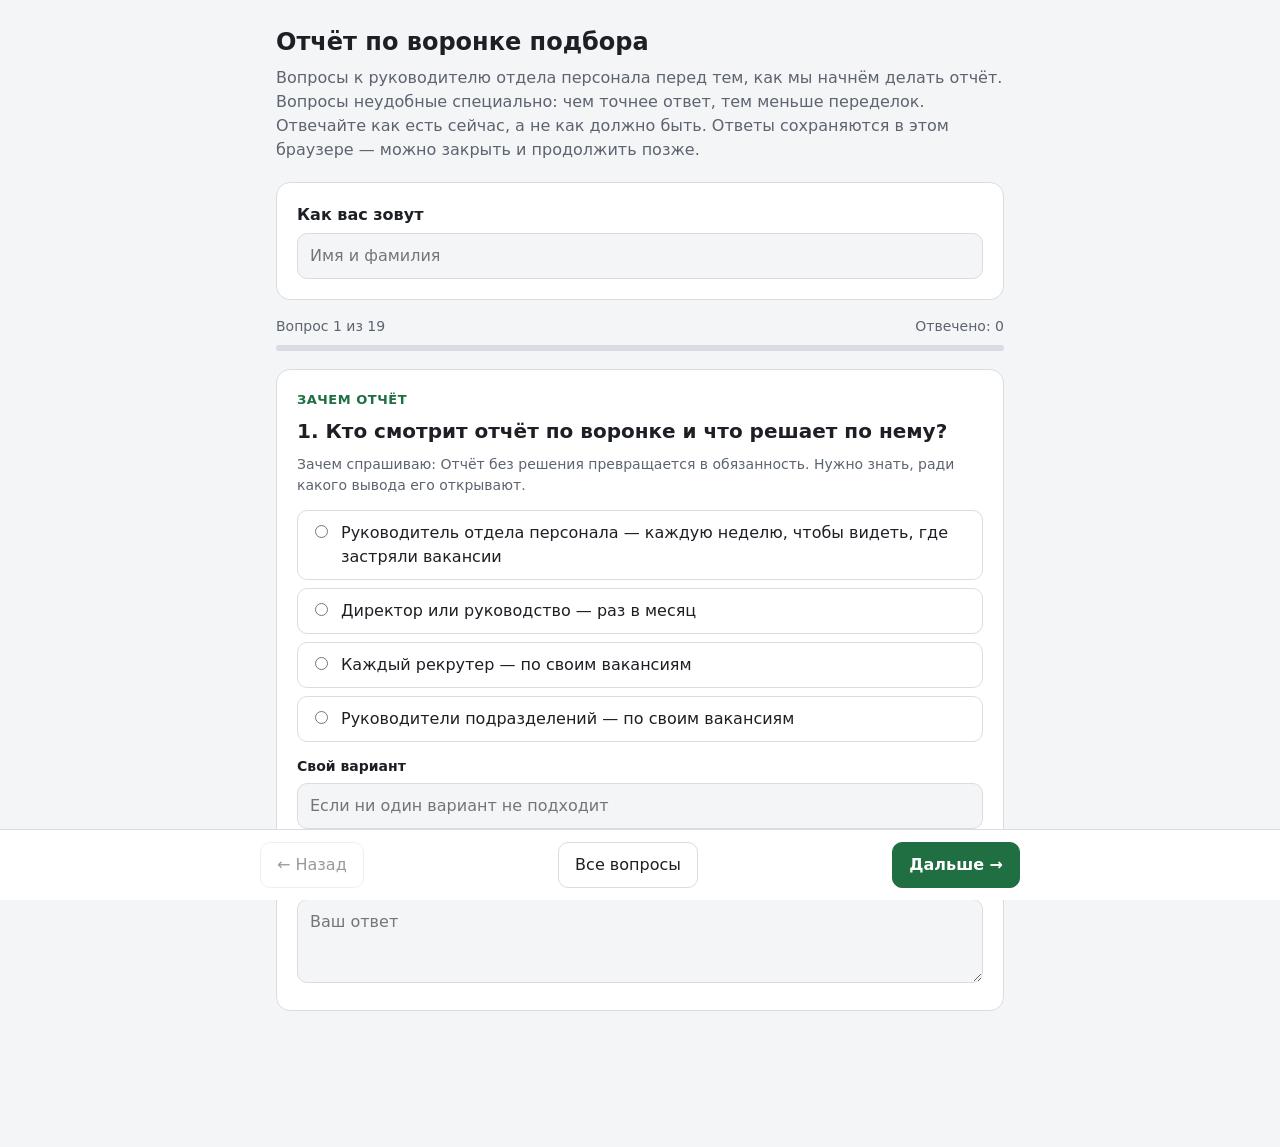
<file: docs/work/funnel-report/Анкета_воронка.html>
<!doctype html>
<html lang="ru">
<head>
<meta charset="utf-8">
<meta name="viewport" content="width=device-width, initial-scale=1">
<title>Отчёт по воронке — вопросы</title>
<style>
:root{--bg:#f4f5f7;--card:#fff;--ink:#1c1f24;--muted:#5c6470;--line:#d9dde3;--accent:#1f6f43;--accent-tint:#e4f2ea;--warn:#8a5a00;--warn-tint:#fff4dc;--focus:#2563eb}
@media (prefers-color-scheme:dark){:root{--bg:#15171a;--card:#1f2226;--ink:#e9ecef;--muted:#a3abb5;--line:#353a41;--accent:#5cc28a;--accent-tint:#1d3328;--warn:#f0c060;--warn-tint:#3a3020;--focus:#7aa2ff}}
*{box-sizing:border-box}
body{margin:0;background:var(--bg);color:var(--ink);font:16px/1.5 system-ui,-apple-system,"Segoe UI",Roboto,Arial,sans-serif}
main{max-width:760px;margin:0 auto;padding:24px 16px 120px}
h1{font-size:24px;margin:0 0 6px}
.lead{color:var(--muted);margin:0 0 20px}
.card{background:var(--card);border:1px solid var(--line);border-radius:14px;padding:20px;margin-bottom:16px}
.who label{display:block;font-weight:600;margin-bottom:6px}
input[type=text],textarea,select{width:100%;font:inherit;color:inherit;background:var(--bg);border:1px solid var(--line);border-radius:10px;padding:10px 12px}
textarea{min-height:84px;resize:vertical}
:focus-visible{outline:3px solid var(--focus);outline-offset:2px}
.progress{height:6px;background:var(--line);border-radius:6px;overflow:hidden;margin:8px 0 18px}
.progress>i{display:block;height:100%;background:var(--accent);width:0;transition:width .2s}
.meta{display:flex;justify-content:space-between;color:var(--muted);font-size:14px}
.sec{font-size:13px;text-transform:uppercase;letter-spacing:.04em;color:var(--accent);font-weight:700;margin:0 0 6px}
.q h2{font-size:20px;margin:0 0 8px}
.why{color:var(--muted);font-size:14px;margin:0 0 14px}
.opts{display:grid;gap:8px;margin:0 0 14px}
.opt{display:flex;gap:10px;align-items:flex-start;border:1px solid var(--line);border-radius:10px;padding:10px 12px;cursor:pointer}
.opt:has(input:checked){border-color:var(--accent);background:var(--accent-tint)}
.opt input{margin-top:4px}
.press{background:var(--warn-tint);color:var(--warn);border-radius:10px;padding:10px 12px;font-size:14px;margin:0 0 8px}
.lbl{font-weight:600;font-size:14px;margin:12px 0 6px;display:block}
.map{display:grid;grid-template-columns:1fr 1fr;gap:8px 12px;align-items:center}
.nav{position:fixed;left:0;right:0;bottom:0;background:var(--card);border-top:1px solid var(--line);padding:12px 16px}
.nav .in{max-width:760px;margin:0 auto;display:flex;gap:10px;justify-content:space-between;align-items:center}
button{font:inherit;border-radius:10px;padding:10px 16px;border:1px solid var(--line);background:var(--card);color:var(--ink);cursor:pointer}
button.main{background:var(--accent);border-color:var(--accent);color:#fff;font-weight:600}
@media (prefers-color-scheme:dark){button.main{color:#10140f}}
button:disabled{opacity:.45;cursor:default}
.list{margin:0;padding-left:20px}
.list li{margin:4px 0}
.list a{color:inherit}
.ok{color:var(--accent);font-weight:600}
.hint{color:var(--muted);font-size:14px}
pre{white-space:pre-wrap;word-break:break-word;background:var(--bg);border:1px solid var(--line);border-radius:10px;padding:12px;font-size:12px;max-height:240px;overflow:auto}
@media (max-width:560px){.map{grid-template-columns:1fr}.map .pl{font-weight:600;margin-top:6px}}
</style>
</head>
<body>
<main>
  <h1>Отчёт по воронке подбора</h1>
  <p class="lead">Вопросы к руководителю отдела персонала перед тем, как мы начнём делать отчёт. Вопросы неудобные специально: чем точнее ответ, тем меньше переделок. Отвечайте как есть сейчас, а не как должно быть. Ответы сохраняются в этом браузере — можно закрыть и продолжить позже.</p>

  <div class="card who">
    <label for="who">Как вас зовут</label>
    <input id="who" type="text" autocomplete="name" placeholder="Имя и фамилия">
  </div>

  <div class="meta"><span id="pos"></span><span id="done"></span></div>
  <div class="progress" aria-hidden="true"><i id="bar"></i></div>

  <section class="card q" id="qbox" aria-live="polite"></section>
  <section class="card" id="finish" hidden></section>
</main>

<nav class="nav" aria-label="Переход по вопросам">
  <div class="in">
    <button id="prev" type="button">← Назад</button>
    <button id="all" type="button">Все вопросы</button>
    <button id="next" type="button" class="main">Дальше →</button>
  </div>
</nav>

<script>
"use strict";
const FORM = "funnel-report-questions";
const VERSION = "2026-11-22";
const STORE = FORM + ":" + VERSION;

const PORTAL_STAGES = ["Отобран агентом", "Написали", "Ответил", "Телефонное интервью", "Встреча с руководителем",
  "Тестовое задание", "Проверка СБ", "Оффер", "Резерв"];
const REPORT_STAGES = ["— не считать в отчёте —", "Резюме (отобранные рекрутером)", "Первичный контакт", "Пройденное интервью",
  "Интервью", "Собеседование", "Проверка СБ", "Оффер", "Вышел в первый день", "Не знаю"];

// type: one — один вариант; many — несколько; text — свободный ответ; texts — несколько полей; map — соответствие этапов
const Q = [
  {s:"Зачем отчёт", id:"decision", type:"one", t:"Кто смотрит отчёт по воронке и что решает по нему?",
   why:"Отчёт без решения превращается в обязанность. Нужно знать, ради какого вывода его открывают.",
   o:["Руководитель отдела персонала — каждую неделю, чтобы видеть, где застряли вакансии","Директор или руководство — раз в месяц","Каждый рекрутер — по своим вакансиям","Руководители подразделений — по своим вакансиям"],
   press:"Назовите последнее конкретное решение, которое вы приняли по этому отчёту (или приняли бы, если бы он был).", comment:true},
  {s:"Зачем отчёт", id:"sample", type:"one", t:"Пришлёте образец отчёта, который вы ведёте сейчас?",
   why:"Мы обещали сделать Excel «в виде отчёта отдела персонала». Без образца мы угадываем столбцы и формулы.",
   o:["Да, пришлю файл Excel отдельным письмом","Пришлю, но без фамилий кандидатов — их уберу","Единого файла нет — каждый ведёт по-своему","Отчёта сейчас нет, ведём в голове"], comment:true},
  {s:"Зачем отчёт", id:"period", type:"one", t:"Кандидата отобрали 28 октября, оффер сделали 5 ноября. В каком месяце он в отчёте?",
   why:"От этого зависит, совпадут ли цифры портала с вашими. Это самый частый источник споров о конверсии.",
   o:["Каждый этап — в месяце, когда человек на него попал (отбор — октябрь, оффер — ноябрь)","Весь путь — в месяце, когда его отобрали (всё в октябре)","Весь путь — в месяце, когда вакансия закрыта","Весь путь — в месяце открытия вакансии"],
   press:"Как вы считаете сейчас в своём файле? Если по-разному в разных листах — опишите.", comment:true},

  {s:"Этапы", id:"stage_meaning", type:"texts", t:"Одним предложением: чем отличаются эти три этапа?",
   why:"В вашем отчёте есть «Пройденное интервью», «Интервью» и «Собеседование». Со стороны они звучат одинаково — и именно здесь отчёт может врать.",
   fields:["Пройденное интервью — это…","Интервью — это…","Собеседование — это…"],
   press:"Для каждого: кто проводит, где (телефон, видео, офис) и что считается «прошёл»."},
  {s:"Этапы", id:"stage_map", type:"map", t:"Сейчас в портале у кандидата такие этапы. Каким строкам вашего отчёта они соответствуют?",
   why:"Если соответствие понятно, отчёт можно собирать из того, что рекрутеры уже отмечают, — без двойной работы.",
   press:"Если одному этапу портала соответствуют два этапа отчёта — опишите в комментарии.", comment:true},
  {s:"Этапы", id:"skip", type:"one", t:"Кандидата сразу позвали на собеседование, без телефонного интервью. Как его считать?",
   why:"Пропуски этапов бывают часто. Если не договориться, конверсия на пропущенном этапе будет «больше 100%» или провалится.",
   o:["Считать, что пропущенные этапы он прошёл","Не считать его на пропущенных этапах вообще","Такого у нас не бывает — этапы всегда по порядку"], comment:true},
  {s:"Этапы", id:"back", type:"one", t:"Бывает, что кандидата возвращают на этап назад (например, из «Оффер» обратно на собеседование)?",
   why:"Возвраты ломают простой счёт «вошли → прошли». Нужно понять, как их показывать.",
   o:["Нет, только вперёд или отказ","Бывает редко — считать как новый проход этапа","Бывает редко — учитывать только последний раз","Бывает часто"], comment:true},
  {s:"Этапы", id:"templates", type:"one", t:"Вы писали, что воронка для СПЛ отличается от воронки для контент-менеджера. Сколько разных воронок вам реально нужно?",
   why:"Каждая лишняя настройка — это то, что рекрутер забудет поставить. Ищем минимум, который покрывает все вакансии.",
   o:["Одна общая, у вакансии можно выключить ненужные этапы","2–3 готовых шаблона (перечислите ниже какие)","Своя у каждой вакансии, собирается вручную"],
   press:"Перечислите типы вакансий и чем отличаются их этапы. Например: «рабочие — без тестового задания; инженеры — с тестовым».", comment:true},
  {s:"Этапы", id:"who_edits", type:"one", t:"Кто может менять этапы у вакансии?",
   why:"Если менять может каждый, отчёты по разным рекрутерам станут несравнимы.",
   o:["Рекрутер, который ведёт вакансию","Только руководитель отдела персонала","Рекрутер предлагает, руководитель отдела утверждает"], comment:true},

  {s:"Отказы и итоги", id:"reasons", type:"many", t:"Причины отказа: отметьте те, что нужны в списке. Лишние не отмечайте.",
   why:"Список утверждаете вы. Короткий список заполняют, длинный — пропускают и ставят «другое».",
   o:["Отказали мы: не подошёл опыт или навыки","Отказали мы: не прошёл тестовое задание","Отказали мы: не прошёл проверку СБ","Отказали мы: завышенные ожидания по зарплате","Отказался сам: не устроила зарплата","Отказался сам: выбрал другое предложение","Отказался сам: не устроили график или место работы","Отказался сам: передумал менять работу","Не вышел на связь","Не пришёл на встречу","Не вышел в первый день"],
   press:"Чего не хватает? Какая причина у вас сейчас самая частая?", comment:true},
  {s:"Отказы и итоги", id:"first_day", type:"one", t:"«Вышел в первый день» — кто и где это отмечает?",
   why:"Это последний этап воронки. Если его никто не отмечает в портале, конверсия до выхода будет всегда нулевой.",
   o:["Рекрутер в портале в день выхода","Подтягивать из 1С по дате приёма","Руководитель подразделения сообщает рекрутеру"], comment:true},
  {s:"Отказы и итоги", id:"probation", type:"one", t:"Прошёл ли человек испытательный срок — нужно в этом отчёте уже сейчас?",
   why:"Это данные из 1С, их нужно отдельно договариваться выгружать. Можно сделать позже отдельной доработкой.",
   o:["Да, без этого отчёт неполный","Позже — сначала сама воронка","Не нужно"], comment:true},

  {s:"Сроки вакансии", id:"open_date", type:"one", t:"С какого дня считается срок ведения вакансии?",
   why:"Разница между датой заявки в 1С и датой, когда рекрутер начал работу, бывает неделями. Отчёт должен считать так же, как вы.",
   o:["С даты заявки в 1С","С дня, когда рекрутер завёл вакансию в портале","С даты публикации на hh"],
   press:"А если вакансию поставили на паузу (заморозили) — дни паузы считаются в срок?", comment:true},
  {s:"Сроки вакансии", id:"norms", type:"one", t:"Норма срока закрытия вакансии — какая она у вас?",
   why:"Без нормы отчёт показывает только цифры, но не говорит, хорошо это или плохо.",
   o:["Одна для всех вакансий","Разная по категориям (рабочие, специалисты, руководители…)","Своя у каждой вакансии","Норм сейчас нет"],
   press:"Напишите сами нормы в днях. Например: «рабочие — 14, инженеры — 45, руководители — 60».", comment:true},

  {s:"Вид отчёта", id:"cuts", type:"many", t:"Какие разрезы нужны в первую очередь? Не больше трёх.",
   why:"Все разрезы будут, но первые три мы сделаем удобными, остальные — фильтрами.",
   o:["По вакансиям","По рекрутерам","По подразделениям","По должностям","По источникам (hh, «Работа России», рекомендации…)","По периодам (месяц, квартал)"], max:3, comment:true},
  {s:"Вид отчёта", id:"charts", type:"many", t:"Какие графики хотите видеть на экране? Не больше трёх.",
   why:"Экран с десятью графиками никто не читает. Выберите то, на что будете смотреть каждую неделю.",
   o:["Воронка по этапам: сколько дошло до каждого","Конверсия этапов по рекрутерам","Срок закрытия вакансий против нормы","Какие источники дают вышедших на работу","Причины отказов","Динамика по месяцам"], max:3, comment:true},
  {s:"Вид отчёта", id:"history", type:"one", t:"Что делать с данными, которые были до запуска отчёта?",
   why:"Перенос старых данных — отдельная работа. Если он не нужен, отчёт будет раньше.",
   o:["Начать с чистого листа с даты запуска","Перенести прошлые месяцы из нашего Excel","Перенести только открытые сейчас вакансии"], comment:true},

  {s:"Главное", id:"must", type:"one", t:"Если к концу ноября успеем только половину — что обязательно должно быть?",
   why:"Срок жёсткий. Лучше сделать главное хорошо, чем всё наполовину.",
   o:["Выгрузка в Excel в виде нашего отчёта","Экран с графиками","Настройка этапов под вакансию","Причины отказов"],
   press:"Почему именно это? Что случится, если остального не будет до декабря?", comment:true},
  {s:"Главное", id:"fear", type:"text", t:"Чего вы опасаетесь в этом отчёте?",
   why:"Например: цифры будут использовать против рекрутеров, или рекрутеры перестанут честно отмечать этапы. Об этом лучше знать заранее.",
   ph:"Как отчёт могут прочитать неправильно или использовать не по назначению"},
];

let state = load();
let cur = Math.min(state.cur || 0, Q.length - 1);

function load(){ try { return JSON.parse(localStorage.getItem(STORE)) || {answers:{}} } catch(e){ return {answers:{}} } }
function save(){ state.cur = cur; try { localStorage.setItem(STORE, JSON.stringify(state)) } catch(e){} }
function ans(id){ return state.answers[id] || (state.answers[id] = {}) }
function el(tag, attrs, ...kids){ const n = document.createElement(tag); for (const [k,v] of Object.entries(attrs||{})) { if (v == null || v === false) continue; if (k.startsWith("on")) n.addEventListener(k.slice(2), v); else if (k === "text") n.textContent = v; else n.setAttribute(k, v === true ? "" : v) } for (const c of kids.flat()) if (c != null) n.append(c); return n }

function answered(q){
  const a = state.answers[q.id]; if (!a) return false;
  if (q.type === "one") return !!(a.choice || (a.other||"").trim());
  if (q.type === "many") return (a.choices||[]).length > 0 || !!(a.other||"").trim();
  if (q.type === "text") return !!(a.text||"").trim();
  if (q.type === "texts") return (a.texts||[]).some(t => (t||"").trim());
  if (q.type === "map") return Object.values(a.map||{}).some(Boolean);
  return false;
}

function render(){
  const q = Q[cur], a = ans(q.id), box = document.getElementById("qbox");
  document.getElementById("finish").hidden = true; box.hidden = false;
  box.replaceChildren();
  box.append(el("p",{class:"sec",text:q.s}), el("h2",{id:"qt",text:(cur+1)+". "+q.t}), el("p",{class:"why",text:"Зачем спрашиваю: "+q.why}));
  if (q.type === "one" || q.type === "many") {
    const opts = el("div",{class:"opts",role:q.type==="one"?"radiogroup":"group","aria-labelledby":"qt"});
    q.o.forEach((o,i) => {
      const id = q.id+"_"+i;
      const checked = q.type==="one" ? a.choice === o : (a.choices||[]).includes(o);
      const inp = el("input",{type:q.type==="one"?"radio":"checkbox",name:q.id,id,checked,onchange:()=>{
        if (q.type==="one") a.choice = o;
        else { let c = new Set(a.choices||[]); inp.checked ? c.add(o) : c.delete(o);
          if (q.max && c.size > q.max) { c.delete(o); inp.checked = false; alert("Не больше "+q.max+". Снимите отметку с другого варианта."); }
          a.choices = [...c] }
        save(); meta() }});
      opts.append(el("label",{class:"opt",for:id}, inp, el("span",{text:o})));
    });
    box.append(opts);
    box.append(el("label",{class:"lbl",for:q.id+"_other",text:"Свой вариант"}),
      el("input",{type:"text",id:q.id+"_other",value:a.other||"",placeholder:"Если ни один вариант не подходит",oninput:e=>{a.other=e.target.value;save();meta()}}));
  }
  if (q.type === "texts") q.fields.forEach((f,i) => {
    a.texts = a.texts || [];
    box.append(el("label",{class:"lbl",for:q.id+"_"+i,text:f}),
      el("textarea",{id:q.id+"_"+i,oninput:e=>{a.texts[i]=e.target.value;save();meta()}}));
    box.lastChild.value = a.texts[i] || "";
  });
  if (q.type === "map") {
    a.map = a.map || {};
    const g = el("div",{class:"map"});
    PORTAL_STAGES.forEach((p,i) => {
      const sel = el("select",{id:q.id+"_"+i,"aria-label":"Этап отчёта для «"+p+"»",onchange:e=>{a.map[p]=e.target.value;save();meta()}},
        el("option",{value:"",text:"выберите…"}), REPORT_STAGES.map(r => el("option",{value:r,text:r})));
      sel.value = a.map[p] || "";
      g.append(el("label",{class:"pl",for:q.id+"_"+i,text:p}), sel);
    });
    box.append(g);
  }
  if (q.type === "text") {
    const t = el("textarea",{id:q.id+"_t","aria-labelledby":"qt",placeholder:q.ph||"",oninput:e=>{a.text=e.target.value;save();meta()}});
    t.value = a.text || ""; box.append(t);
  }
  if (q.press || q.comment) {
    if (q.press) box.append(el("p",{class:"press",text:"Уточните: "+q.press}));
    const c = el("textarea",{id:q.id+"_c","aria-label":q.press||"Комментарий",placeholder:q.press?"Ваш ответ":"Комментарий, если хочется пояснить",oninput:e=>{a.comment=e.target.value;save()}});
    c.value = a.comment || ""; box.append(c);
  }
  meta(); save();
  document.getElementById("qt").focus?.();
}

function meta(){
  const n = Q.filter(answered).length;
  document.getElementById("pos").textContent = "Вопрос "+(cur+1)+" из "+Q.length;
  document.getElementById("done").textContent = "Отвечено: "+n;
  document.getElementById("bar").style.width = (n/Q.length*100)+"%";
  document.getElementById("prev").disabled = cur === 0;
  document.getElementById("next").textContent = cur === Q.length-1 ? "Готово →" : "Дальше →";
}

function result(){
  return {form:FORM, version:VERSION, filled_at:new Date().toISOString(),
    respondent:(document.getElementById("who").value||"").trim(),
    answers:Object.fromEntries(Q.map(q => [q.id, {question:q.t, ...(state.answers[q.id]||{})}]))};
}

function finish(){
  const box = document.getElementById("finish"), missing = Q.map((q,i)=>[q,i]).filter(([q])=>!answered(q));
  document.getElementById("qbox").hidden = true; box.hidden = false; box.replaceChildren();
  box.append(el("h2",{text:"Почти всё"}));
  if (missing.length) {
    box.append(el("p",{text:"Без ответа "+missing.length+" из "+Q.length+". Можно отправить и так, но лучше ответить хотя бы коротко:"}));
    box.append(el("ul",{class:"list"}, missing.map(([q,i]) => el("li",{}, el("a",{href:"#",onclick:e=>{e.preventDefault();cur=i;render()},text:(i+1)+". "+q.t})))));
  } else box.append(el("p",{class:"ok",text:"На все вопросы есть ответ. Спасибо!"}));
  if (!document.getElementById("who").value.trim()) box.append(el("p",{class:"hint",text:"Впишите, пожалуйста, имя вверху страницы."}));
  box.append(el("p",{text:"Скачайте файл с ответами и пришлите его Вадиму. Если скачать не получается — скопируйте ответы и вставьте в письмо."}));
  const json = JSON.stringify(result(), null, 2);
  box.append(el("p",{}, el("button",{class:"main",type:"button",onclick:download,text:"Скачать ответы (.json)"}), " ",
    el("button",{type:"button",onclick:()=>copy(json),text:"Скопировать ответы"})));
  box.append(el("pre",{text:json}));
}

function download(){
  const blob = new Blob([JSON.stringify(result(), null, 2)], {type:"application/json"});
  const who = (document.getElementById("who").value||"ответы").trim().replace(/[^\p{L}\p{N}]+/gu,"_");
  const a = el("a",{href:URL.createObjectURL(blob),download:"воронка_"+who+"_"+new Date().toISOString().slice(0,10)+".json"});
  document.body.append(a); a.click(); setTimeout(()=>{URL.revokeObjectURL(a.href);a.remove()},500);
}
function copy(text){
  (navigator.clipboard ? navigator.clipboard.writeText(text) : Promise.reject()).then(
    ()=>alert("Ответы скопированы — вставьте их в письмо."),
    ()=>{ const t = el("textarea",{}); t.value = text; document.body.append(t); t.select(); try{document.execCommand("copy");alert("Ответы скопированы — вставьте их в письмо.")}catch(e){alert("Не удалось скопировать — выделите текст в рамке и скопируйте вручную.")} t.remove() });
}

function listAll(){
  const box = document.getElementById("finish");
  document.getElementById("qbox").hidden = true; box.hidden = false; box.replaceChildren();
  box.append(el("h2",{text:"Все вопросы"}),
    el("ul",{class:"list"}, Q.map((q,i) => el("li",{}, el("a",{href:"#",onclick:e=>{e.preventDefault();cur=i;render()},text:(i+1)+". "+q.t}), answered(q)?" ✓":""))),
    el("p",{}, el("button",{class:"main",type:"button",onclick:finish,text:"К отправке ответов"})));
}

document.getElementById("who").value = state.who || "";
document.getElementById("who").addEventListener("input", e => { state.who = e.target.value; save() });
document.getElementById("prev").addEventListener("click", () => { if (cur>0){cur--;render();scrollTo(0,0)} });
document.getElementById("next").addEventListener("click", () => { if (cur<Q.length-1){cur++;render();scrollTo(0,0)} else finish() });
document.getElementById("all").addEventListener("click", listAll);
render();
</script>
</body>
</html>
</file>
